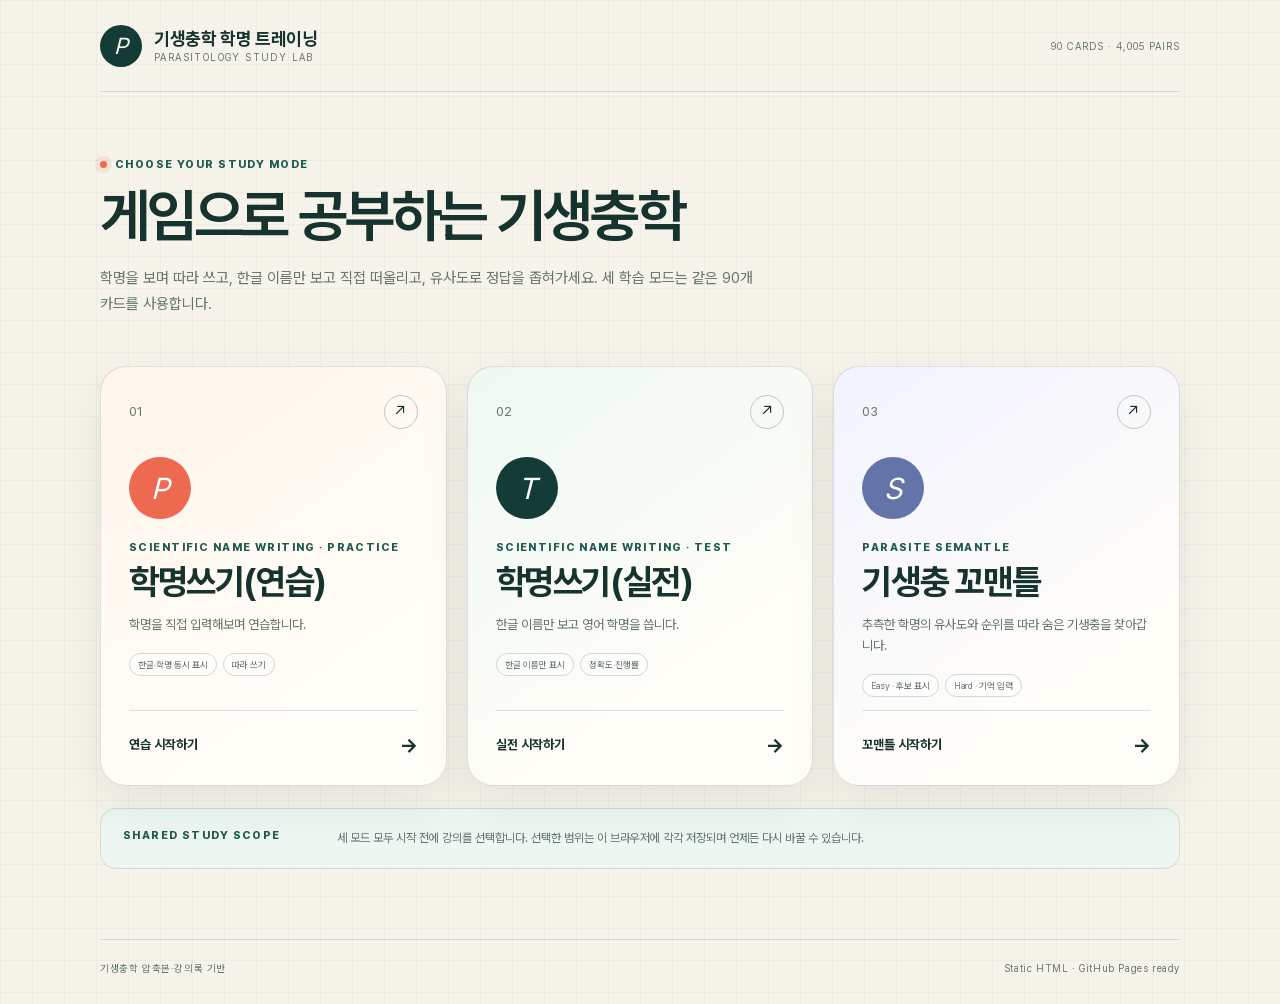
<file: index.html>
<!doctype html>
<html lang="ko">
<head>
  <meta charset="utf-8">
  <meta name="viewport" content="width=device-width, initial-scale=1">
  <meta name="theme-color" content="#123c35">
  <meta name="description" content="학명쓰기 연습·실전과 기생충 꼬맨틀을 한곳에서 시작하는 기생충학 학습 도구">
  <title>기생충학 학명 트레이닝</title>
  <link rel="stylesheet" href="styles.css?v=20260830-2">
</head>
<body>
  <div class="app-shell">
    <header class="site-header">
      <div class="brand">
        <span class="brand-mark" aria-hidden="true">P</span>
        <span><strong>기생충학 학명 트레이닝</strong><small>PARASITOLOGY STUDY LAB</small></span>
      </div>
      <span class="header-count">90 CARDS · 4,005 PAIRS</span>
    </header>

    <main>
      <section class="hero">
        <div class="eyebrow"><span></span> Choose your study mode</div>
        <h1>게임으로 공부하는 기생충학</h1>
        <p>학명을 보며 따라 쓰고, 한글 이름만 보고 직접 떠올리고, 유사도로 정답을 좁혀가세요. 세 학습 모드는 같은 90개 카드를 사용합니다.</p>
      </section>

      <section class="mode-grid" aria-label="학습 모드 선택">
        <a class="mode-card practice-card" href="./typing-practice/index.html">
          <div class="card-top"><span class="mode-number">01</span><span class="arrow" aria-hidden="true">↗</span></div>
          <div class="mode-icon" aria-hidden="true">P</div>
          <span class="section-kicker">SCIENTIFIC NAME WRITING · PRACTICE</span>
          <h2>학명쓰기(연습)</h2>
          <p>학명을 직접 입력해보며 연습합니다.</p>
          <div class="mode-tags"><span>한글·학명 동시 표시</span><span>따라 쓰기</span></div>
          <strong class="start-label">연습 시작하기 <i>→</i></strong>
        </a>

        <a class="mode-card typing-card" href="./typing/index.html">
          <div class="card-top"><span class="mode-number">02</span><span class="arrow" aria-hidden="true">↗</span></div>
          <div class="mode-icon" aria-hidden="true">T</div>
          <span class="section-kicker">SCIENTIFIC NAME WRITING · TEST</span>
          <h2>학명쓰기(실전)</h2>
          <p>한글 이름만 보고 영어 학명을 씁니다.</p>
          <div class="mode-tags"><span>한글 이름만 표시</span><span>정확도·진행률</span></div>
          <strong class="start-label">실전 시작하기 <i>→</i></strong>
        </a>

        <a class="mode-card semantle-card" href="./semantle/index.html">
          <div class="card-top"><span class="mode-number">03</span><span class="arrow" aria-hidden="true">↗</span></div>
          <div class="mode-icon" aria-hidden="true">S</div>
          <span class="section-kicker">PARASITE SEMANTLE</span>
          <h2>기생충 꼬맨틀</h2>
          <p>추측한 학명의 유사도와 순위를 따라 숨은 기생충을 찾아갑니다.</p>
          <div class="mode-tags"><span>Easy · 후보 표시</span><span>Hard · 기억 입력</span></div>
          <strong class="start-label">꼬맨틀 시작하기 <i>→</i></strong>
        </a>
      </section>

      <section class="study-note">
        <span class="section-kicker">SHARED STUDY SCOPE</span>
        <p>세 모드 모두 시작 전에 강의를 선택합니다. 선택한 범위는 이 브라우저에 각각 저장되며 언제든 다시 바꿀 수 있습니다.</p>
      </section>
    </main>

    <footer><span>기생충학 압축본·강의록 기반</span><span>Static HTML · GitHub Pages ready</span></footer>
  </div>
</body>
</html>
</file>
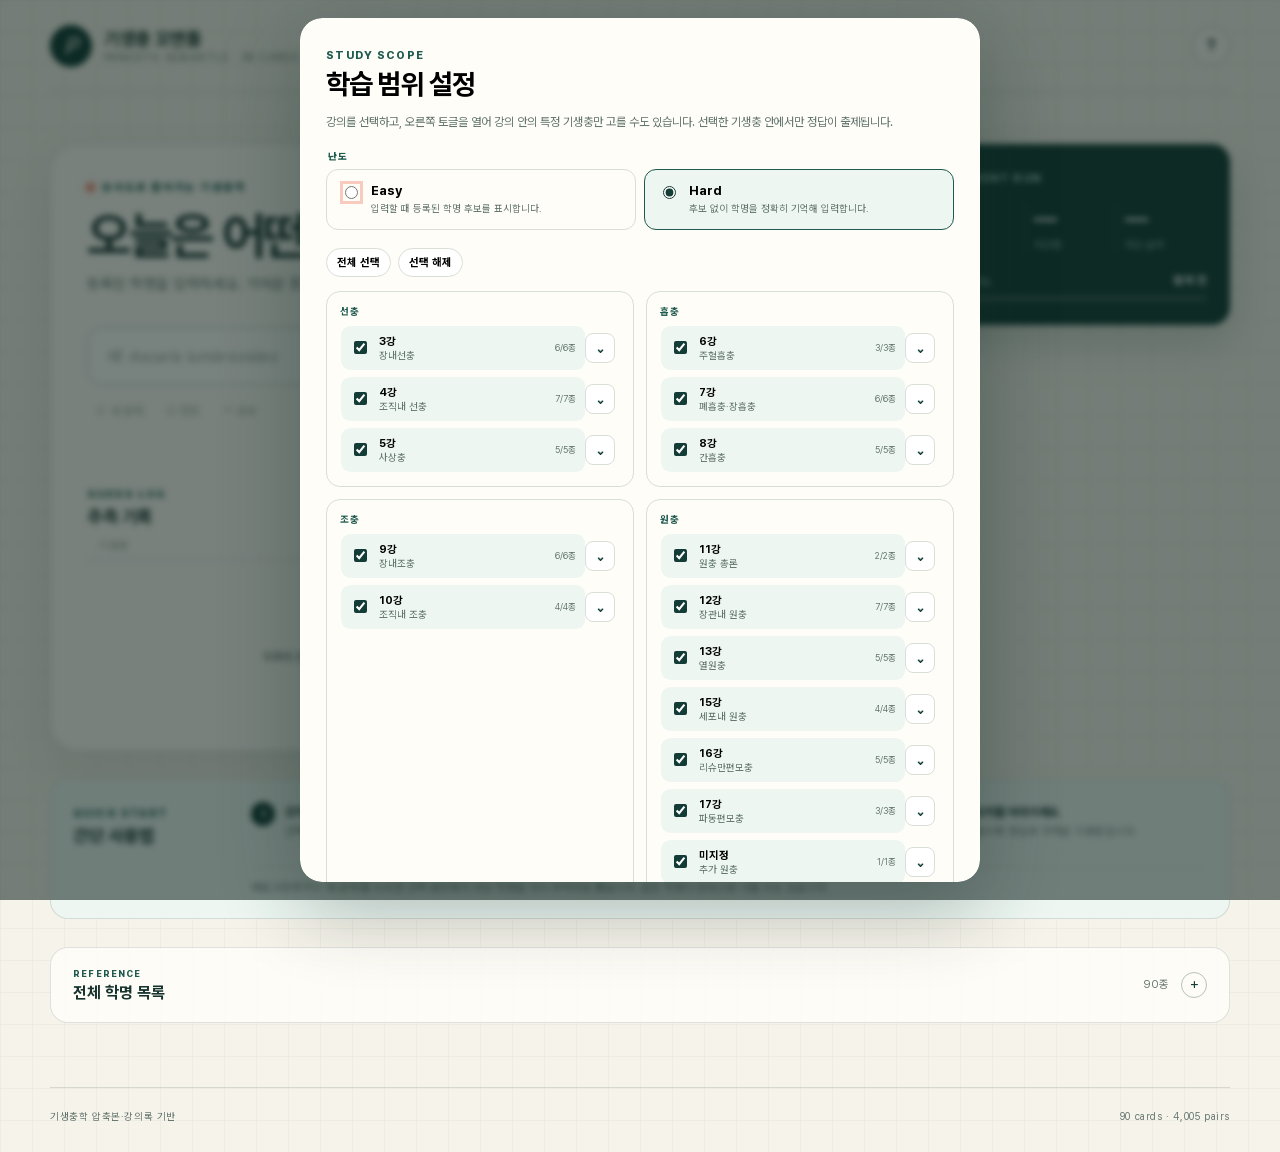
<file: semantle/index.html>
<!doctype html>
<html lang="ko">
<head>
  <meta charset="utf-8">
  <meta name="viewport" content="width=device-width, initial-scale=1">
  <meta name="theme-color" content="#123c35">
  <meta name="description" content="90종의 기생충과 의용곤충을 유사도로 추리하며 복습하는 기생충학 꼬맨틀">
  <title>기생충 꼬맨틀</title>
  <link rel="stylesheet" href="styles.css?v=20260901-1">
</head>
<body>
  <a class="skip-link" href="#guessInput">입력창으로 바로가기</a>

  <div class="app-shell">
    <header class="site-header">
      <a class="brand" href="../index.html" aria-label="학습 모드 선택으로 돌아가기">
        <span class="brand-mark" aria-hidden="true">P</span>
        <span>
          <strong>기생충 꼬맨틀</strong>
          <small>PARASITE SEMANTLE · 90 CARDS</small>
        </span>
      </a>
      <button class="icon-button" id="openHelp" type="button" aria-label="게임 설명 열기" title="게임 설명">?</button>
    </header>

    <main class="game-layout">
      <section class="play-panel" aria-labelledby="gameTitle">
        <div class="eyebrow"><span class="pulse-dot"></span> 유사도로 좁혀가는 기생충학</div>
        <div class="intro-row">
          <div>
            <h1 id="gameTitle">오늘은 어떤 종일까요?</h1>
            <p>등록된 학명을 입력하세요. 가까운 종일수록 점수가 높습니다.</p>
          </div>
          <button class="scope-button" id="openScope" type="button" aria-haspopup="dialog">
            <span>선택한 범위</span>
            <strong id="scopeSummary">선택 전</strong>
          </button>
        </div>

        <form class="guess-form" id="guessForm" autocomplete="off">
          <div class="combobox-wrap">
            <label class="sr-only" for="guessInput">기생충 이름</label>
            <input
              id="guessInput"
              type="text"
              role="combobox"
              aria-autocomplete="list"
              aria-controls="suggestions"
              aria-expanded="false"
              placeholder="예: Ascaris lumbricoides"
              inputmode="text"
              spellcheck="false"
            >
            <div id="suggestions" class="suggestions" role="listbox" hidden></div>
          </div>
          <button class="primary-button" type="submit">추측하기</button>
        </form>

        <div class="action-row" aria-label="게임 조작">
          <button class="text-button" id="newGame" type="button"><span aria-hidden="true">↻</span> 새 문제</button>
          <button class="text-button" id="hintButton" type="button"><span aria-hidden="true">◇</span> 힌트</button>
          <button class="text-button" id="shareButton" type="button"><span aria-hidden="true">↗</span> 공유</button>
          <button class="text-button danger" id="giveUpButton" type="button">포기</button>
        </div>

        <div class="notice" id="notice" role="status" aria-live="polite"></div>
        <div class="hint-strip" id="hintStrip" hidden></div>

        <section class="result-card" id="answerResult" hidden aria-live="polite"></section>

        <section class="attempts-section" aria-labelledby="attemptsTitle">
          <div class="section-heading">
            <div>
              <span class="section-kicker">GUESS LOG</span>
              <h2 id="attemptsTitle">추측 기록</h2>
            </div>
            <span class="sort-note">유사도 높은 순</span>
          </div>

          <div class="attempt-table-head" aria-hidden="true">
            <span>기생충</span><span>유사도</span><span>순위</span>
          </div>
          <div id="attemptList" class="attempt-list"></div>
          <div id="emptyState" class="empty-state">
            <div class="distance-scale" aria-hidden="true">
              <span></span><span></span><span></span><span></span><span></span>
            </div>
            <strong>첫 번째 이름을 입력해 보세요.</strong>
            <p>목록에 등록된 학명을 정확히 입력하세요. 같은 강의·생활사·병리·증상·치료가 겹칠수록 정답에 가까워집니다.</p>
          </div>
        </section>
      </section>

      <aside class="side-panel" aria-label="현재 게임 현황">
        <div class="status-card">
          <span class="section-kicker">CURRENT RUN</span>
          <div class="metric-grid">
            <div><strong id="guessCount">0</strong><span>추측</span></div>
            <div><strong id="bestScore">—</strong><span>최고점</span></div>
            <div><strong id="bestRank">—</strong><span>최고 순위</span></div>
          </div>
          <div class="proximity-block">
            <div class="proximity-copy"><span>정답 접근도</span><strong id="proximityLabel">탐색 전</strong></div>
            <div class="meter"><i id="proximityBar"></i></div>
          </div>
        </div>

      </aside>

      <section class="quick-guide" aria-labelledby="quickGuideTitle">
        <div class="quick-guide-head">
          <span class="section-kicker">QUICK START</span>
          <h2 id="quickGuideTitle">간단 사용법</h2>
        </div>
        <ol>
          <li><span>1</span><p><strong>강의를 선택하세요.</strong> 선택한 강의의 학명만 정답과 입력 범위에 포함됩니다.</p></li>
          <li><span>2</span><p><strong>영문 학명을 정확히 입력하세요.</strong> 후보는 표시되지 않으며 대소문자는 구분하지 않습니다.</p></li>
          <li><span>3</span><p><strong>유사도와 순위를 따라가세요.</strong> 점수가 높을수록 정답과 가까운 기생충입니다.</p></li>
        </ol>
        <p class="refresh-note">새로고침하거나 ‘새 문제’를 누르면 선택 범위에서 대상 학명을 다시 무작위로 뽑습니다. 같은 학명이 연속으로 나올 수도 있습니다.</p>
      </section>

      <section class="catalog-section" aria-labelledby="catalogTitle">
        <button class="catalog-toggle" id="catalogToggle" type="button" aria-expanded="false" aria-controls="catalogPanel">
          <span><small>REFERENCE</small><strong id="catalogTitle">전체 학명 목록</strong></span>
          <span class="catalog-toggle-meta">90종 <i aria-hidden="true">＋</i></span>
        </button>
        <div class="catalog-panel" id="catalogPanel" hidden>
          <div class="table-wrap">
            <table class="catalog-table">
              <thead><tr><th>번호</th><th>학명</th><th>강의</th></tr></thead>
              <tbody id="catalogBody"></tbody>
            </table>
          </div>
        </div>
      </section>
    </main>

    <footer>
      <span>기생충학 압축본·강의록 기반</span>
      <span>90 cards · 4,005 pairs</span>
    </footer>
  </div>

  <dialog id="scopeDialog" class="modal">
    <form method="dialog" class="modal-card" id="scopeForm">
      <div class="modal-head">
        <div><span class="section-kicker">STUDY SCOPE</span><h2>학습 범위 설정</h2></div>
        <button class="icon-button" id="scopeClose" value="cancel" aria-label="닫기">×</button>
      </div>
      <p class="modal-description">강의를 선택하고, 오른쪽 토글을 열어 강의 안의 특정 기생충만 고를 수도 있습니다. 선택한 기생충 안에서만 정답이 출제됩니다.</p>
      <fieldset class="difficulty-options">
        <legend>난도</legend>
        <label class="difficulty-card">
          <input type="radio" name="difficulty" value="easy">
          <span><strong>Easy</strong><small>입력할 때 등록된 학명 후보를 표시합니다.</small></span>
        </label>
        <label class="difficulty-card">
          <input type="radio" name="difficulty" value="hard" checked>
          <span><strong>Hard</strong><small>후보 없이 학명을 정확히 기억해 입력합니다.</small></span>
        </label>
      </fieldset>
      <div class="preset-row">
        <button type="button" class="preset-button" data-preset="all">전체 선택</button>
        <button type="button" class="preset-button" data-preset="none">선택 해제</button>
      </div>
      <div id="lectureOptions" class="lecture-options"></div>
      <div class="scope-count" id="scopeCount"></div>
      <div class="modal-actions">
        <button class="secondary-button" id="scopeCancel" value="cancel">취소</button>
        <button class="primary-button" id="applyScope" value="default">이 범위로 시작</button>
      </div>
    </form>
  </dialog>

  <dialog id="helpDialog" class="modal">
    <form method="dialog" class="modal-card help-card">
      <div class="modal-head">
        <div><span class="section-kicker">HOW TO PLAY</span><h2>게임 방법</h2></div>
        <button class="icon-button" value="cancel" aria-label="닫기">×</button>
      </div>
      <ol class="how-to-list">
        <li><span>01</span><div><strong>강의를 선택합니다.</strong><p>선택한 강의의 학명만 이번 게임에 포함됩니다.</p></div></li>
        <li><span>02</span><div><strong>학명을 입력합니다.</strong><p>Easy는 학명 후보를 보여주고, Hard는 후보 없이 영문 학명만 입력합니다.</p></div></li>
        <li><span>03</span><div><strong>유사도와 순위를 읽습니다.</strong><p>점수는 정답과의 상대적 가까움이며, 순위는 현재 범위 안에서 계산됩니다.</p></div></li>
      </ol>
      <div class="help-note">
        <strong>유사도는 어떻게 계산했나요?</strong>
        <p>강의 분류 30%, 카드의 소제목별 의미 40%, 감염·숙주·기생부위·병리·증상·치료 정보 20%, 학명 관계 10%를 합산한 뒤 전체 쌍에서 0–1로 정규화했습니다.</p>
      </div>
      <button class="primary-button full-button" value="cancel">게임으로 돌아가기</button>
    </form>
  </dialog>

  <div class="toast" id="toast" role="status" aria-live="polite"></div>

  <script src="data.js"></script>
  <script src="app.js?v=20260901-1"></script>
</body>
</html>
</file>
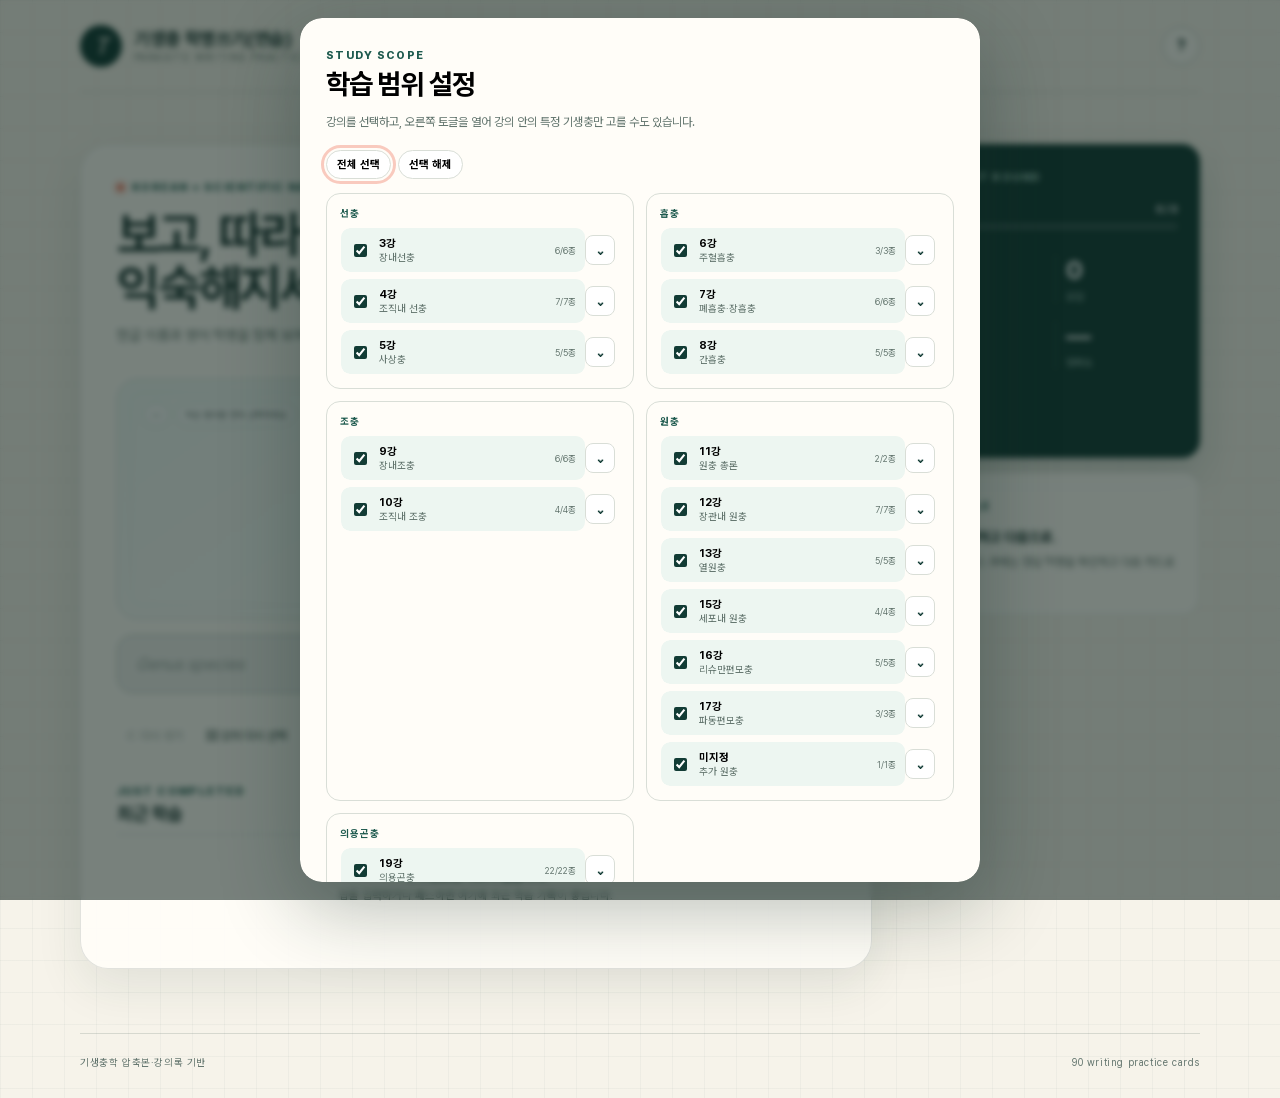
<file: typing-practice/index.html>
<!doctype html>
<html lang="ko">
<head>
  <meta charset="utf-8">
  <meta name="viewport" content="width=device-width, initial-scale=1">
  <meta name="theme-color" content="#123c35">
  <meta name="description" content="한글 이름과 영어 학명을 함께 보고 따라 쓰는 기생충학 학명쓰기 연습">
  <title>기생충 학명쓰기(연습)</title>
  <link rel="stylesheet" href="styles.css?v=20260903-1">
</head>
<body>
  <a class="skip-link" href="#answerInput">입력창으로 바로가기</a>

  <div class="app-shell">
    <header class="site-header">
      <a class="brand" href="../index.html" aria-label="학습 모드 선택으로 돌아가기">
        <span class="brand-mark" aria-hidden="true">T</span>
        <span>
          <strong>기생충 학명쓰기(연습)</strong>
          <small>PARASITE WRITING PRACTICE · 90 CARDS</small>
        </span>
      </a>
      <button class="icon-button" id="openHelp" type="button" aria-label="사용법 열기">?</button>
    </header>

    <main class="practice-layout">
      <section class="practice-panel" aria-labelledby="pageTitle">
        <div class="eyebrow"><span class="pulse-dot"></span> Korean + Scientific name → Writing</div>
        <div class="intro-row">
          <div>
            <h1 id="pageTitle">보고, 따라 쓰고,<br>익숙해지세요.</h1>
            <p>한글 이름과 영어 학명을 함께 보며 그대로 입력해 연습합니다.</p>
          </div>
          <button class="scope-button" id="openScope" type="button" aria-haspopup="dialog">
            <span>선택한 범위</span>
            <strong id="scopeSummary">선택 전</strong>
          </button>
        </div>

        <section class="question-card" id="questionCard" aria-live="polite">
          <div class="question-meta">
            <span id="macroBadge">—</span>
            <span id="lectureBadge">학습 범위를 먼저 선택하세요</span>
          </div>
          <span class="question-label">한글 이름과 학명을 함께 확인하세요.</span>
          <h2 id="koreanPrompt">학습 대기 중</h2>
          <p class="scientific-prompt" id="scientificPrompt">Scientific name</p>
          <p id="questionCounter">강의를 선택하면 시작합니다.</p>
        </section>

        <form class="answer-form" id="answerForm" autocomplete="off">
          <label class="sr-only" for="answerInput">영문 학명</label>
          <input id="answerInput" type="text" placeholder="Genus species" inputmode="text" spellcheck="false" disabled>
          <button class="primary-button" id="answerButton" type="submit" disabled>확인</button>
          <button class="secondary-button pass-button" id="passCard" type="button" disabled>패스</button>
        </form>
        <div class="feedback" id="feedback" role="status" aria-live="assertive"></div>

        <div class="action-row">
          <button class="text-button" id="restartDeck" type="button" disabled><span aria-hidden="true">↻</span> 다시 섞기</button>
          <button class="text-button" id="changeScope" type="button"><span aria-hidden="true">☷</span> 강의 다시 선택</button>
        </div>

        <section class="completion-card" id="completionCard" hidden aria-live="polite">
          <span class="completion-badge">ROUND COMPLETE</span>
          <h2>선택한 범위를 모두 마쳤습니다.</h2>
          <p id="completionSummary"></p>
          <button class="primary-button" id="repeatRound" type="button">다시 섞어서 연습</button>
        </section>

        <section class="recent-section" aria-labelledby="recentTitle">
          <div class="section-heading">
            <div><span class="section-kicker">JUST COMPLETED</span><h2 id="recentTitle">최근 학습</h2></div>
            <span id="recentCount">0개</span>
          </div>
          <div class="recent-list" id="recentList"></div>
          <div class="empty-state" id="emptyState">
            <strong>아직 완료한 카드가 없습니다.</strong>
            <p>답을 입력하거나 패스하면 여기에 최근 학습 기록이 쌓입니다.</p>
          </div>
        </section>
      </section>

      <aside class="side-panel" aria-label="학습 현황">
        <div class="status-card">
          <span class="section-kicker">CURRENT ROUND</span>
          <div class="progress-copy"><span>진행률</span><strong id="progressText">0 / 0</strong></div>
          <div class="progress-track"><i id="progressBar"></i></div>
          <div class="metric-grid">
            <div><strong id="correctCount">0</strong><span>정답</span></div>
            <div><strong id="wrongCount">0</strong><span>오답</span></div>
            <div><strong id="skippedCount">0</strong><span>패스</span></div>
            <div><strong id="accuracyValue">—</strong><span>정확도</span></div>
            <div><strong id="streakValue">0</strong><span>연속 정답</span></div>
          </div>
        </div>

        <div class="rule-card">
          <span class="section-kicker">ONE RULE</span>
          <p><strong>한 번 입력하고 다음으로.</strong> 오답이나 패스 후에는 정답 학명을 확인하고 다음 카드로 이동합니다.</p>
        </div>
      </aside>

    </main>

    <footer><span>기생충학 압축본·강의록 기반</span><span>90 writing practice cards</span></footer>
  </div>

  <dialog id="scopeDialog" class="modal">
    <form method="dialog" class="modal-card" id="scopeForm">
      <div class="modal-head">
        <div><span class="section-kicker">STUDY SCOPE</span><h2>학습 범위 설정</h2></div>
        <button class="icon-button" id="scopeClose" value="cancel" aria-label="닫기">×</button>
      </div>
      <p class="modal-description">강의를 선택하고, 오른쪽 토글을 열어 강의 안의 특정 기생충만 고를 수도 있습니다.</p>
      <div class="preset-row">
        <button type="button" class="preset-button" data-preset="all">전체 선택</button>
        <button type="button" class="preset-button" data-preset="none">선택 해제</button>
      </div>
      <div id="lectureOptions" class="lecture-options"></div>
      <div class="scope-count" id="scopeCount"></div>
      <div class="modal-actions">
        <button class="secondary-button" id="scopeCancel" value="cancel">취소</button>
        <button class="primary-button" id="applyScope" value="default">이 범위로 시작</button>
      </div>
    </form>
  </dialog>

  <dialog id="helpDialog" class="modal help-modal">
    <form method="dialog" class="modal-card">
      <div class="modal-head">
        <div><span class="section-kicker">HOW TO PRACTICE</span><h2>학명쓰기(연습) 방법</h2></div>
        <button class="icon-button" value="cancel" aria-label="닫기">×</button>
      </div>
      <ol class="help-list">
        <li><span>01</span><p>처음에 연습할 강의를 체크합니다.</p></li>
        <li><span>02</span><p>표시된 한글 이름과 영문 학명을 확인하고 그대로 입력합니다.</p></li>
        <li><span>03</span><p>오답이면 정답을 확인한 뒤 다음 카드로 이동합니다.</p></li>
        <li><span>04</span><p>모르겠다면 패스하고 정답을 확인할 수 있습니다.</p></li>
        <li><span>05</span><p>선택 범위를 한 바퀴 마치면 결과를 확인하고 다시 섞을 수 있습니다.</p></li>
      </ol>
      <button class="primary-button full-button" value="cancel">연습으로 돌아가기</button>
    </form>
  </dialog>

  <script src="data.js"></script>
  <script src="app.js?v=20260903-1"></script>
</body>
</html>
</file>
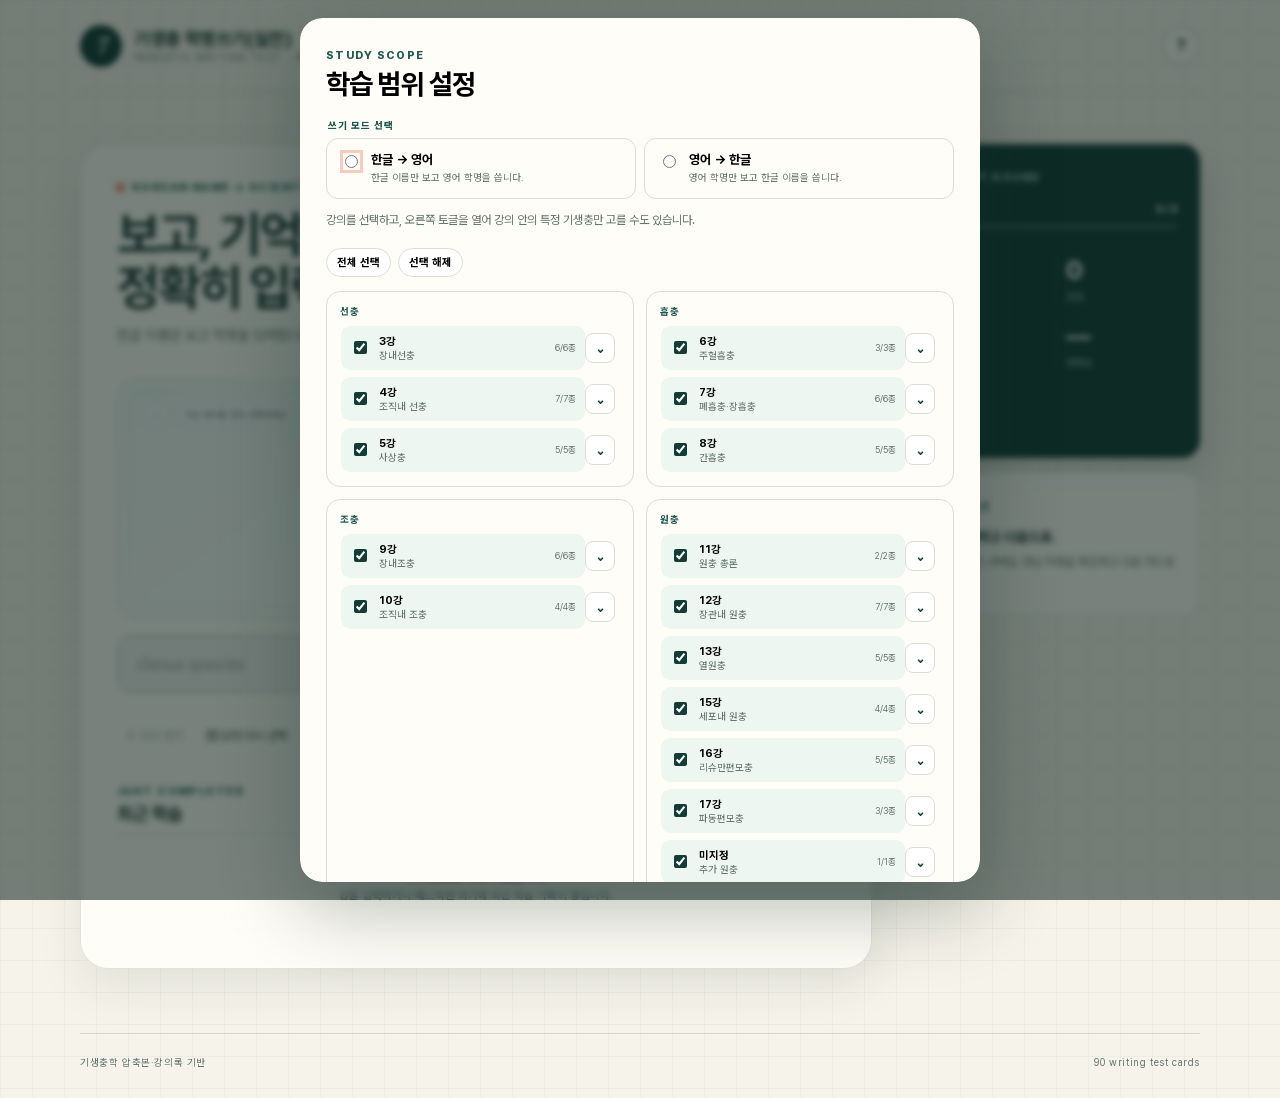
<file: typing/index.html>
<!doctype html>
<html lang="ko">
<head>
  <meta charset="utf-8">
  <meta name="viewport" content="width=device-width, initial-scale=1">
  <meta name="theme-color" content="#123c35">
  <meta name="description" content="한글과 영어를 서로 바꾸어 쓰는 기생충학 학명쓰기 실전">
  <title>기생충 학명쓰기(실전)</title>
  <link rel="stylesheet" href="styles.css?v=20260903-1">
</head>
<body>
  <a class="skip-link" href="#answerInput">입력창으로 바로가기</a>

  <div class="app-shell">
    <header class="site-header">
      <a class="brand" href="../index.html" aria-label="학습 모드 선택으로 돌아가기">
        <span class="brand-mark" aria-hidden="true">T</span>
        <span>
          <strong>기생충 학명쓰기(실전)</strong>
          <small>PARASITE WRITING TEST · 90 CARDS</small>
        </span>
      </a>
      <button class="icon-button" id="openHelp" type="button" aria-label="사용법 열기">?</button>
    </header>

    <main class="practice-layout">
      <section class="practice-panel" aria-labelledby="pageTitle">
        <div class="eyebrow"><span class="pulse-dot"></span> Korean name → Scientific name</div>
        <div class="intro-row">
          <div>
            <h1 id="pageTitle">보고, 기억하고,<br>정확히 입력하세요.</h1>
            <p>한글 이름만 보고 학명을 입력합니다. 오답이나 패스 후에는 정답을 확인합니다.</p>
          </div>
          <button class="scope-button" id="openScope" type="button" aria-haspopup="dialog">
            <span>선택한 범위</span>
            <strong id="scopeSummary">선택 전</strong>
          </button>
        </div>

        <section class="question-card" id="questionCard" aria-live="polite">
          <div class="question-meta">
            <span id="macroBadge">—</span>
            <span id="lectureBadge">학습 범위를 먼저 선택하세요</span>
          </div>
          <span class="question-label" id="questionLabel">이 기생충의 학명은?</span>
          <h2 id="koreanPrompt">학습 대기 중</h2>
          <p id="questionCounter">강의를 선택하면 시작합니다.</p>
        </section>

        <form class="answer-form" id="answerForm" autocomplete="off">
          <label class="sr-only" for="answerInput">영문 학명</label>
          <input id="answerInput" type="text" placeholder="Genus species" inputmode="text" spellcheck="false" disabled>
          <button class="primary-button" id="answerButton" type="submit" disabled>확인</button>
          <button class="secondary-button pass-button" id="passCard" type="button" disabled>패스</button>
        </form>
        <div class="feedback" id="feedback" role="status" aria-live="assertive"></div>

        <div class="action-row">
          <button class="text-button" id="restartDeck" type="button" disabled><span aria-hidden="true">↻</span> 다시 섞기</button>
          <button class="text-button" id="changeScope" type="button"><span aria-hidden="true">☷</span> 강의 다시 선택</button>
        </div>

        <section class="completion-card" id="completionCard" hidden aria-live="polite">
          <span class="completion-badge">ROUND COMPLETE</span>
          <h2>선택한 범위를 모두 마쳤습니다.</h2>
          <p id="completionSummary"></p>
          <button class="primary-button" id="repeatRound" type="button">다시 섞어서 연습</button>
        </section>

        <section class="recent-section" aria-labelledby="recentTitle">
          <div class="section-heading">
            <div><span class="section-kicker">JUST COMPLETED</span><h2 id="recentTitle">최근 학습</h2></div>
            <span id="recentCount">0개</span>
          </div>
          <div class="recent-list" id="recentList"></div>
          <div class="empty-state" id="emptyState">
            <strong>아직 완료한 카드가 없습니다.</strong>
            <p>답을 입력하거나 패스하면 여기에 최근 학습 기록이 쌓입니다.</p>
          </div>
        </section>
      </section>

      <aside class="side-panel" aria-label="학습 현황">
        <div class="status-card">
          <span class="section-kicker">CURRENT ROUND</span>
          <div class="progress-copy"><span>진행률</span><strong id="progressText">0 / 0</strong></div>
          <div class="progress-track"><i id="progressBar"></i></div>
          <div class="metric-grid">
            <div><strong id="correctCount">0</strong><span>정답</span></div>
            <div><strong id="wrongCount">0</strong><span>오답</span></div>
            <div><strong id="skippedCount">0</strong><span>패스</span></div>
            <div><strong id="accuracyValue">—</strong><span>정확도</span></div>
            <div><strong id="streakValue">0</strong><span>연속 정답</span></div>
          </div>
        </div>

        <div class="rule-card">
          <span class="section-kicker">ONE RULE</span>
          <p><strong>한 번 입력하고 다음으로.</strong> 오답이나 패스 후에는 정답 학명을 확인하고 다음 카드로 이동합니다.</p>
        </div>
      </aside>

    </main>

    <footer><span>기생충학 압축본·강의록 기반</span><span>90 writing test cards</span></footer>
  </div>

  <dialog id="scopeDialog" class="modal">
    <form method="dialog" class="modal-card" id="scopeForm">
      <div class="modal-head">
        <div><span class="section-kicker">STUDY SCOPE</span><h2>학습 범위 설정</h2></div>
        <button class="icon-button" id="scopeClose" value="cancel" aria-label="닫기">×</button>
      </div>
      <fieldset class="writing-mode-options">
        <legend>쓰기 모드 선택</legend>
        <label class="writing-mode-card">
          <input type="radio" name="writingMode" value="ko-to-en">
          <span><strong>한글 → 영어</strong><small>한글 이름만 보고 영어 학명을 씁니다.</small></span>
        </label>
        <label class="writing-mode-card">
          <input type="radio" name="writingMode" value="en-to-ko">
          <span><strong>영어 → 한글</strong><small>영어 학명만 보고 한글 이름을 씁니다.</small></span>
        </label>
      </fieldset>
      <p class="modal-description">강의를 선택하고, 오른쪽 토글을 열어 강의 안의 특정 기생충만 고를 수도 있습니다.</p>
      <div class="preset-row">
        <button type="button" class="preset-button" data-preset="all">전체 선택</button>
        <button type="button" class="preset-button" data-preset="none">선택 해제</button>
      </div>
      <div id="lectureOptions" class="lecture-options"></div>
      <div class="scope-count" id="scopeCount"></div>
      <div class="modal-actions">
        <button class="secondary-button" id="scopeCancel" value="cancel">취소</button>
        <button class="primary-button" id="applyScope" value="default">이 범위로 시작</button>
      </div>
    </form>
  </dialog>

  <dialog id="helpDialog" class="modal help-modal">
    <form method="dialog" class="modal-card">
      <div class="modal-head">
        <div><span class="section-kicker">HOW TO PRACTICE</span><h2>학명쓰기(실전) 방법</h2></div>
        <button class="icon-button" value="cancel" aria-label="닫기">×</button>
      </div>
      <ol class="help-list">
        <li><span>01</span><p>한글 → 영어 또는 영어 → 한글 모드를 고릅니다.</p></li>
        <li><span>02</span><p>강의 전체를 고르거나 토글을 열어 특정 기생충만 선택합니다.</p></li>
        <li><span>03</span><p>오답이면 정답을 확인한 뒤 다음 카드로 이동합니다.</p></li>
        <li><span>04</span><p>모르겠다면 패스하고 정답을 확인할 수 있습니다.</p></li>
        <li><span>05</span><p>선택 범위를 한 바퀴 마치면 결과를 확인하고 다시 섞을 수 있습니다.</p></li>
      </ol>
      <button class="primary-button full-button" value="cancel">연습으로 돌아가기</button>
    </form>
  </dialog>

  <script src="data.js"></script>
  <script src="app.js?v=20260903-1"></script>
</body>
</html>
</file>
<file: styles.css>
@font-face {
  font-family: "Pretendard";
  font-weight: 45 920;
  font-style: normal;
  font-display: swap;
  src: url("./assets/fonts/PretendardVariable.woff2") format("woff2-variations");
}

:root {
  color-scheme: light;
  --ink: #17332e;
  --muted: #64766f;
  --paper: #f6f3ea;
  --panel: #fffdf8;
  --forest: #123c35;
  --forest-2: #1e5a4e;
  --mint: #d8ebe2;
  --mint-2: #edf6f1;
  --line: #d9ded7;
  --coral: #ed6a50;
  --font-sans: "Pretendard", "Noto Sans KR", "Apple SD Gothic Neo", "Segoe UI", sans-serif;
  --font-serif: "Pretendard", "Noto Sans KR", "Apple SD Gothic Neo", "Segoe UI", sans-serif;
}
* { box-sizing: border-box; }
body {
  margin: 0;
  min-width: 320px;
  min-height: 100vh;
  background:
    linear-gradient(rgba(18,60,53,.035) 1px, transparent 1px),
    linear-gradient(90deg, rgba(18,60,53,.035) 1px, transparent 1px),
    var(--paper);
  background-size: 32px 32px;
  color: var(--ink);
  font-family: var(--font-sans);
  -webkit-font-smoothing: antialiased;
}
.app-shell { width: min(1080px, calc(100% - 40px)); margin: 0 auto; }
.site-header { height: 92px; display: flex; align-items: center; justify-content: space-between; border-bottom: 1px solid rgba(23,51,46,.14); }
.brand { display: inline-flex; align-items: center; gap: 12px; }
.brand-mark { display: grid; place-items: center; width: 42px; height: 42px; border-radius: 50%; background: var(--forest); color: var(--paper); font-family: var(--font-serif); font-size: 23px; font-style: italic; }
.brand strong { display: block; font-size: 18px; letter-spacing: -.02em; }
.brand small { display: block; margin-top: 2px; color: var(--muted); font-size: 10px; letter-spacing: .14em; }
.header-count { color: var(--muted); font-size: 10px; letter-spacing: .1em; }
main { padding: 66px 0 70px; }
.hero { max-width: 770px; }
.eyebrow, .section-kicker { color: var(--forest-2); font-size: 11px; font-weight: 800; letter-spacing: .13em; text-transform: uppercase; }
.eyebrow { display: flex; align-items: center; gap: 8px; margin-bottom: 16px; }
.eyebrow span { width: 7px; height: 7px; border-radius: 50%; background: var(--coral); box-shadow: 0 0 0 5px rgba(237,106,80,.13); }
.hero h1 { margin: 0; font-family: var(--font-serif); font-size: clamp(22px, 5.5vw, 58px); line-height: 1; letter-spacing: -.055em; font-weight: 650; white-space: nowrap; }
.hero h1 em { color: var(--forest-2); font-weight: inherit; }
.hero p { max-width: 660px; margin: 20px 0 0; color: var(--muted); font-size: 15px; line-height: 1.75; }
.mode-grid { display: grid; grid-template-columns: repeat(auto-fit, minmax(280px, 1fr)); gap: 20px; margin-top: 48px; }
.mode-card { position: relative; min-height: 420px; display: flex; flex-direction: column; overflow: hidden; padding: 28px; border: 1px solid rgba(23,51,46,.14); border-radius: 26px; color: inherit; text-decoration: none; box-shadow: 0 18px 48px rgba(21,54,47,.08); transition: transform .2s ease, border-color .2s ease, box-shadow .2s ease; }
.mode-card:hover { transform: translateY(-5px); border-color: var(--forest-2); box-shadow: 0 24px 56px rgba(21,54,47,.14); }
.practice-card { --mode-accent: var(--coral); background: linear-gradient(145deg, #fff5eb, #fffdf8 72%); }
.typing-card { --mode-accent: var(--forest); background: linear-gradient(145deg, #eef8f1, #fffdf8 72%); }
.semantle-card { --mode-accent: #6574a8; background: linear-gradient(145deg, #f1f3ff, #fffdf8 72%); }
.card-top { display: flex; align-items: center; justify-content: space-between; }
.mode-number { color: var(--muted); font-family: var(--font-serif); font-size: 13px; }
.arrow { display: grid; place-items: center; width: 34px; height: 34px; border: 1px solid #bdc9c2; border-radius: 50%; transition: .2s ease; }
.mode-card:hover .arrow { background: var(--forest); border-color: var(--forest); color: white; }
.mode-icon { display: grid; place-items: center; width: 62px; height: 62px; margin: 28px 0 22px; border-radius: 50%; background: var(--mode-accent, var(--forest)); color: white; font-family: var(--font-serif); font-size: 30px; font-style: italic; }
.mode-card h2 { margin: 7px 0 0; font-family: var(--font-serif); font-size: 35px; letter-spacing: -.04em; }
.mode-card > p { margin: 12px 0 0; color: var(--muted); font-size: 13px; line-height: 1.65; }
.mode-tags { display: flex; flex-wrap: wrap; gap: 6px; margin-top: 18px; }
.mode-tags span { padding: 5px 8px; border: 1px solid #ccd8d1; border-radius: 999px; background: rgba(255,255,255,.55); color: var(--muted); font-size: 9px; }
.start-label { display: flex; align-items: center; justify-content: space-between; margin-top: auto; padding-top: 22px; border-top: 1px solid rgba(23,51,46,.13); font-size: 13px; }
.start-label i { font-size: 20px; font-style: normal; }
.study-note { display: grid; grid-template-columns: 190px 1fr; gap: 24px; margin-top: 22px; padding: 20px 22px; border: 1px solid rgba(23,51,46,.13); border-radius: 16px; background: var(--mint-2); }
.study-note p { margin: 0; color: var(--muted); font-size: 12px; line-height: 1.65; }
footer { display: flex; justify-content: space-between; padding: 22px 0 30px; border-top: 1px solid rgba(23,51,46,.14); color: var(--muted); font-size: 10px; letter-spacing: .06em; }
@media (max-width: 700px) {
  .app-shell { width: min(100% - 22px, 1080px); }
  .site-header { height: 74px; }
  .header-count { display: none; }
  main { padding: 38px 0 46px; }
  .hero h1 { font-size: clamp(22px, 7.4vw, 50px); }
  .mode-grid { grid-template-columns: 1fr; margin-top: 34px; }
  .mode-card { min-height: 380px; padding: 23px; }
  .study-note { grid-template-columns: 1fr; gap: 8px; }
  footer { display: grid; gap: 6px; }
}
@media (prefers-reduced-motion: reduce) {
  * { transition-duration: .01ms !important; }
}
</file>
<file: semantle/styles.css>
@font-face {
  font-family: "Pretendard";
  font-weight: 45 920;
  font-style: normal;
  font-display: swap;
  src: url("../assets/fonts/PretendardVariable.woff2") format("woff2-variations");
}

:root {
  color-scheme: light;
  --ink: #17332e;
  --muted: #64766f;
  --paper: #f6f3ea;
  --panel: #fffdf8;
  --forest: #123c35;
  --forest-2: #1e5a4e;
  --mint: #d8ebe2;
  --mint-2: #edf6f1;
  --line: #d9ded7;
  --line-dark: #b7c2ba;
  --coral: #ed6a50;
  --amber: #e7a838;
  --sand: #eadfca;
  --red: #a94338;
  --shadow: 0 18px 48px rgba(21, 54, 47, 0.09);
  --radius-xl: 28px;
  --radius-lg: 18px;
  --radius-md: 12px;
  --font-sans: "Pretendard", "Noto Sans KR", "Apple SD Gothic Neo", "Segoe UI", sans-serif;
  --font-serif: "Pretendard", "Noto Sans KR", "Apple SD Gothic Neo", "Segoe UI", sans-serif;
}

* { box-sizing: border-box; }
[hidden] { display: none !important; }

html { scroll-behavior: smooth; }

body {
  margin: 0;
  min-width: 320px;
  min-height: 100vh;
  background:
    linear-gradient(rgba(18, 60, 53, 0.035) 1px, transparent 1px),
    linear-gradient(90deg, rgba(18, 60, 53, 0.035) 1px, transparent 1px),
    var(--paper);
  background-size: 32px 32px;
  color: var(--ink);
  font-family: var(--font-sans);
  -webkit-font-smoothing: antialiased;
}

button, input { font: inherit; }
button { color: inherit; }
button:focus-visible, input:focus-visible, summary:focus-visible {
  outline: 3px solid rgba(237, 106, 80, 0.35);
  outline-offset: 2px;
}

.skip-link {
  position: fixed;
  left: 16px;
  top: -60px;
  z-index: 100;
  padding: 10px 14px;
  border-radius: 8px;
  background: var(--forest);
  color: white;
  text-decoration: none;
  transition: top 0.15s ease;
}
.skip-link:focus { top: 16px; }

.app-shell {
  width: min(1180px, calc(100% - 40px));
  margin: 0 auto;
}

.site-header {
  height: 92px;
  display: flex;
  align-items: center;
  justify-content: space-between;
  border-bottom: 1px solid rgba(23, 51, 46, 0.14);
}

.brand {
  display: inline-flex;
  align-items: center;
  gap: 12px;
  color: inherit;
  text-decoration: none;
}
.brand-mark {
  display: grid;
  place-items: center;
  width: 42px;
  height: 42px;
  border: 1px solid var(--forest);
  border-radius: 50%;
  background: var(--forest);
  color: var(--paper);
  font-family: var(--font-serif);
  font-size: 23px;
  font-style: italic;
}
.brand strong { display: block; font-size: 18px; letter-spacing: -0.02em; }
.brand small { display: block; margin-top: 2px; color: var(--muted); font-size: 10px; letter-spacing: 0.14em; }

.icon-button {
  display: grid;
  place-items: center;
  width: 38px;
  height: 38px;
  padding: 0;
  border: 1px solid var(--line-dark);
  border-radius: 50%;
  background: rgba(255, 253, 248, 0.72);
  cursor: pointer;
  font-weight: 700;
  transition: 0.18s ease;
}
.icon-button:hover { border-color: var(--forest); background: white; transform: translateY(-1px); }

.game-layout {
  display: grid;
  grid-template-columns: minmax(0, 1fr) 310px;
  gap: 28px;
  padding: 52px 0 64px;
  align-items: start;
}

.play-panel {
  padding: 36px;
  border: 1px solid rgba(23, 51, 46, 0.13);
  border-radius: var(--radius-xl);
  background: rgba(255, 253, 248, 0.92);
  box-shadow: var(--shadow);
}

.eyebrow, .section-kicker {
  color: var(--forest-2);
  font-size: 11px;
  font-weight: 800;
  letter-spacing: 0.13em;
  text-transform: uppercase;
}
.eyebrow { display: flex; align-items: center; gap: 8px; margin-bottom: 14px; }
.pulse-dot { width: 7px; height: 7px; border-radius: 50%; background: var(--coral); box-shadow: 0 0 0 5px rgba(237, 106, 80, 0.13); }

.intro-row { display: flex; align-items: flex-end; justify-content: space-between; gap: 24px; }
.intro-row h1 {
  margin: 0;
  font-family: var(--font-serif);
  font-size: clamp(34px, 4vw, 52px);
  line-height: 1.08;
  letter-spacing: -0.045em;
  font-weight: 650;
}
.intro-row p { margin: 12px 0 0; color: var(--muted); font-size: 15px; }

.scope-button {
  min-width: 132px;
  padding: 10px 12px;
  border: 1px solid var(--line);
  border-radius: var(--radius-md);
  background: var(--mint-2);
  text-align: left;
  cursor: pointer;
  transition: 0.18s ease;
}
.scope-button:hover { border-color: var(--forest-2); transform: translateY(-1px); }
.scope-button span { display: block; color: var(--muted); font-size: 10px; letter-spacing: 0.08em; }
.scope-button strong { display: block; margin-top: 3px; font-size: 13px; }

.guess-form {
  display: grid;
  grid-template-columns: minmax(0, 1fr) auto;
  gap: 10px;
  margin-top: 34px;
}
.combobox-wrap { position: relative; }
#guessInput {
  width: 100%;
  height: 58px;
  padding: 0 18px;
  border: 1px solid var(--line-dark);
  border-radius: 15px;
  background: #fffefa;
  color: var(--ink);
  font-size: 16px;
  font-family: var(--font-serif);
  font-style: italic;
  letter-spacing: 0.01em;
  transition: 0.18s ease;
}
#guessInput::placeholder { color: #98a59f; }
#guessInput:focus { border-color: var(--forest-2); box-shadow: 0 0 0 4px rgba(30, 90, 78, 0.08); }

.suggestions {
  position: absolute;
  top: calc(100% + 8px);
  left: 0;
  right: 0;
  z-index: 20;
  max-height: 300px;
  overflow: auto;
  padding: 6px;
  border: 1px solid var(--line);
  border-radius: 14px;
  background: white;
  box-shadow: 0 18px 46px rgba(21, 54, 47, 0.16);
}
.suggestion {
  width: 100%;
  display: flex;
  align-items: center;
  justify-content: space-between;
  gap: 12px;
  padding: 10px 12px;
  border: 0;
  border-radius: 9px;
  background: transparent;
  cursor: pointer;
  text-align: left;
}
.suggestion:hover, .suggestion.active { background: var(--mint-2); }
.suggestion strong { overflow: hidden; font-family: var(--font-serif); font-size: 14px; font-style: italic; text-overflow: ellipsis; white-space: nowrap; }
.suggestion small { flex: 0 0 auto; padding: 4px 7px; border-radius: 999px; background: var(--paper); color: var(--muted); font-size: 9px; }

.primary-button, .secondary-button {
  min-height: 48px;
  padding: 0 20px;
  border-radius: 13px;
  border: 1px solid transparent;
  cursor: pointer;
  font-weight: 750;
  transition: 0.18s ease;
}
.primary-button { background: var(--forest); color: white; box-shadow: 0 8px 20px rgba(18, 60, 53, 0.16); }
.primary-button:hover { background: var(--forest-2); transform: translateY(-1px); }
.primary-button:disabled, .secondary-button:disabled { opacity: 0.45; cursor: not-allowed; transform: none; }
.secondary-button { border-color: var(--line-dark); background: white; }
.secondary-button:hover { border-color: var(--forest); }
.guess-form .primary-button { height: 58px; }
.full-button { width: 100%; }

.action-row { display: flex; align-items: center; gap: 4px; margin-top: 12px; }
.text-button {
  padding: 7px 9px;
  border: 0;
  border-radius: 8px;
  background: transparent;
  color: var(--muted);
  cursor: pointer;
  font-size: 12px;
  font-weight: 650;
}
.text-button:hover { background: var(--mint-2); color: var(--forest); }
.text-button.danger { margin-left: auto; color: var(--red); }
.text-button:disabled { opacity: 0.45; cursor: default; }

.notice { min-height: 22px; margin-top: 8px; color: var(--red); font-size: 12px; }
.hint-strip {
  margin: 4px 0 18px;
  padding: 11px 14px;
  border-left: 3px solid var(--amber);
  border-radius: 0 10px 10px 0;
  background: #fff7e7;
  color: #5f4a22;
  font-size: 13px;
}

.attempts-section { margin-top: 28px; }
.section-heading { display: flex; align-items: flex-end; justify-content: space-between; margin-bottom: 12px; }
.section-heading h2, .guide-card h2, .formula-card h2 { margin: 4px 0 0; font-size: 18px; letter-spacing: -0.025em; }
.sort-note { color: var(--muted); font-size: 11px; }
.attempt-table-head, .attempt-row {
  display: grid;
  grid-template-columns: minmax(0, 1fr) 135px 72px;
  gap: 16px;
  align-items: center;
}
.attempt-table-head { padding: 0 12px 8px; color: #8a9892; font-size: 10px; letter-spacing: 0.08em; }
.attempt-table-head span:nth-child(n+2) { text-align: right; }

.attempt-row {
  position: relative;
  padding: 13px 12px;
  border-top: 1px solid var(--line);
  animation: rowIn 0.24s ease both;
}
.attempt-row.latest { margin-top: 3px; border: 1px solid #d9cdb6; border-radius: 12px; background: #fff9ed; }
.attempt-row.winner { border-color: #99c6ae; background: #eef8f1; }
.attempt-name { min-width: 0; }
.attempt-name strong { display: block; overflow: hidden; text-overflow: ellipsis; white-space: nowrap; font-size: 14px; }
.attempt-name em { display: block; overflow: hidden; margin-top: 3px; color: var(--muted); font-family: var(--font-serif); font-size: 11px; text-overflow: ellipsis; white-space: nowrap; }
.match-label { display: inline-block; margin-left: 5px; color: var(--forest-2); font-family: var(--font-sans); font-size: 9px; font-style: normal; font-weight: 700; }
.score-cell { display: grid; grid-template-columns: minmax(40px, 1fr) 42px; gap: 9px; align-items: center; }
.score-track { height: 7px; overflow: hidden; border-radius: 999px; background: #e4e6e1; }
.score-track i { display: block; height: 100%; border-radius: inherit; transform-origin: left; animation: grow 0.45s ease both; }
.score-value, .rank-value { text-align: right; font-variant-numeric: tabular-nums; }
.score-value { font-size: 13px; font-weight: 800; }
.rank-value { color: var(--muted); font-size: 11px; }

.empty-state {
  display: grid;
  justify-items: center;
  padding: 42px 24px 26px;
  border-top: 1px solid var(--line);
  text-align: center;
}
.empty-state strong { margin-top: 16px; font-size: 14px; }
.empty-state p { max-width: 430px; margin: 6px 0 0; color: var(--muted); font-size: 12px; line-height: 1.65; }
.distance-scale { width: min(280px, 80%); display: flex; align-items: center; justify-content: space-between; border-top: 2px solid var(--line-dark); }
.distance-scale span { width: 8px; height: 8px; margin-top: -5px; border-radius: 50%; border: 2px solid var(--panel); background: var(--line-dark); }
.distance-scale span:nth-child(4) { background: var(--amber); }
.distance-scale span:nth-child(5) { width: 11px; height: 11px; background: var(--coral); }

.result-card {
  margin: 12px 0 4px;
  padding: 22px;
  border: 1px solid #b8d4c5;
  border-radius: var(--radius-lg);
  background: linear-gradient(135deg, #eef8f1, #fffdf8 68%);
}
.result-badge { display: inline-flex; padding: 5px 9px; border-radius: 999px; background: var(--forest); color: white; font-size: 10px; font-weight: 800; letter-spacing: 0.08em; }
.result-title { margin: 12px 0 0; font-family: var(--font-serif); font-size: 30px; letter-spacing: -0.035em; }
.result-scientific { margin: 4px 0 0; color: var(--forest-2); font-family: var(--font-serif); font-size: 16px; font-style: italic; }
.result-meta { display: flex; flex-wrap: wrap; gap: 7px; margin-top: 12px; }
.result-meta span { padding: 5px 8px; border: 1px solid #c8dcd1; border-radius: 999px; color: var(--muted); font-size: 10px; }
.study-details { display: grid; gap: 8px; margin-top: 18px; }
.study-details details { border-top: 1px solid #cddfd5; }
.study-details summary { display: flex; justify-content: space-between; padding: 11px 2px; cursor: pointer; font-size: 13px; font-weight: 750; list-style: none; }
.study-details summary::after { content: "+"; color: var(--muted); }
.study-details details[open] summary::after { content: "−"; }
.study-details ul { margin: 0 0 12px; padding-left: 19px; color: #415b54; font-size: 12px; line-height: 1.7; }
.study-details li + li { margin-top: 6px; }

.side-panel { display: grid; gap: 14px; position: sticky; top: 18px; }
.status-card, .guide-card, .formula-card {
  padding: 22px;
  border: 1px solid rgba(23, 51, 46, 0.13);
  border-radius: var(--radius-lg);
  background: rgba(255, 253, 248, 0.88);
}
.status-card { background: var(--forest); color: white; box-shadow: 0 16px 38px rgba(18, 60, 53, 0.18); }
.status-card .section-kicker { color: #a9d3c3; }
.metric-grid { display: grid; grid-template-columns: repeat(3, 1fr); gap: 9px; margin-top: 18px; }
.metric-grid div { min-width: 0; padding-right: 8px; border-right: 1px solid rgba(255,255,255,0.15); }
.metric-grid div:last-child { border-right: 0; }
.metric-grid strong { display: block; overflow: hidden; font-family: var(--font-serif); font-size: 24px; text-overflow: ellipsis; }
.metric-grid span { color: #adcbc1; font-size: 10px; }
.proximity-block { margin-top: 22px; }
.proximity-copy { display: flex; align-items: center; justify-content: space-between; color: #c7dcd4; font-size: 10px; }
.proximity-copy strong { color: white; font-size: 11px; }
.meter { height: 7px; margin-top: 8px; overflow: hidden; border-radius: 999px; background: rgba(255,255,255,0.13); }
.meter i { display: block; width: 0; height: 100%; border-radius: inherit; background: linear-gradient(90deg, #6cae95, #f0c15a, #ed6a50); transition: width 0.45s ease; }

.legend-list { display: grid; gap: 12px; margin: 18px 0 0; padding: 0; list-style: none; }
.legend-list li { display: flex; align-items: center; gap: 10px; color: var(--muted); font-size: 11px; }
.legend-list strong { color: var(--ink); font-variant-numeric: tabular-nums; }
.legend-dot { width: 9px; height: 9px; flex: 0 0 auto; border-radius: 50%; }
.legend-dot.hot { background: var(--coral); }.legend-dot.warm { background: var(--amber); }.legend-dot.mild { background: #9eb986; }.legend-dot.cool { background: #9aa9a3; }
.formula-row { display: flex; justify-content: space-between; padding: 10px 0; border-bottom: 1px solid var(--line); color: var(--muted); font-size: 11px; }
.formula-row:first-of-type { margin-top: 11px; }
.formula-row:last-child { border-bottom: 0; }
.formula-row strong { color: var(--ink); }

.quick-guide {
  grid-column: 1 / -1;
  display: grid;
  grid-template-columns: 150px minmax(0, 1fr);
  gap: 20px 28px;
  padding: 22px;
  border: 1px solid rgba(23, 51, 46, 0.13);
  border-radius: var(--radius-lg);
  background: var(--mint-2);
}
.quick-guide-head h2 { margin: 4px 0 0; font-size: 18px; letter-spacing: -0.025em; }
.quick-guide ol { display: grid; grid-template-columns: repeat(3, 1fr); gap: 14px; margin: 0; padding: 0; list-style: none; }
.quick-guide li { display: grid; grid-template-columns: 25px 1fr; gap: 9px; align-items: start; }
.quick-guide li > span { display: grid; place-items: center; width: 24px; height: 24px; border-radius: 50%; background: var(--forest); color: white; font-size: 10px; font-weight: 800; }
.quick-guide p { margin: 1px 0 0; color: var(--muted); font-size: 11px; line-height: 1.55; }
.quick-guide p strong { display: block; margin-bottom: 2px; color: var(--ink); font-size: 12px; }
.refresh-note { grid-column: 2; padding-top: 11px; border-top: 1px solid #ccddd4; }

.catalog-section {
  grid-column: 1 / -1;
  overflow: hidden;
  border: 1px solid rgba(23, 51, 46, 0.13);
  border-radius: var(--radius-lg);
  background: rgba(255, 253, 248, 0.88);
}
.catalog-toggle {
  width: 100%;
  display: flex;
  align-items: center;
  justify-content: space-between;
  padding: 20px 22px;
  border: 0;
  background: transparent;
  cursor: pointer;
  text-align: left;
}
.catalog-toggle:hover { background: var(--mint-2); }
.catalog-toggle small { display: block; color: var(--forest-2); font-size: 9px; font-weight: 800; letter-spacing: 0.13em; }
.catalog-toggle strong { display: block; margin-top: 4px; font-size: 16px; }
.catalog-toggle-meta { display: flex; align-items: center; gap: 12px; color: var(--muted); font-size: 11px; }
.catalog-toggle-meta i { display: grid; place-items: center; width: 26px; height: 26px; border: 1px solid var(--line-dark); border-radius: 50%; color: var(--forest); font-size: 15px; font-style: normal; }
.catalog-panel { padding: 0 22px 22px; border-top: 1px solid var(--line); }
.table-wrap { max-height: 520px; overflow: auto; border: 1px solid var(--line); border-radius: 12px; background: white; }
.catalog-table { width: 100%; border-collapse: collapse; font-size: 12px; }
.catalog-table th { position: sticky; top: 0; z-index: 1; padding: 10px 12px; background: var(--forest); color: white; text-align: left; font-size: 10px; letter-spacing: 0.06em; }
.catalog-table td { padding: 10px 12px; border-bottom: 1px solid var(--line); color: var(--muted); }
.catalog-table tr:last-child td { border-bottom: 0; }
.catalog-table th:first-child, .catalog-table td:first-child { width: 62px; text-align: center; font-variant-numeric: tabular-nums; }
.catalog-table th:last-child, .catalog-table td:last-child { width: 130px; }
.catalog-table td i { color: var(--ink); font-family: var(--font-serif); font-size: 13px; }

footer { display: flex; justify-content: space-between; padding: 22px 0 30px; border-top: 1px solid rgba(23, 51, 46, 0.14); color: var(--muted); font-size: 10px; letter-spacing: 0.06em; }

.modal {
  width: min(680px, calc(100% - 28px));
  max-height: calc(100vh - 36px);
  padding: 0;
  border: 0;
  border-radius: 22px;
  background: transparent;
  box-shadow: 0 24px 80px rgba(18, 42, 37, 0.32);
}
.modal::backdrop { background: rgba(10, 29, 25, 0.55); backdrop-filter: blur(3px); }
.modal-card { max-height: calc(100vh - 36px); overflow: auto; padding: 26px; border-radius: 22px; background: var(--panel); }
.modal-head { display: flex; align-items: flex-start; justify-content: space-between; gap: 20px; }
.modal-head h2 { margin: 4px 0 0; font-family: var(--font-serif); font-size: 28px; letter-spacing: -0.03em; }
.modal-description { color: var(--muted); font-size: 12px; line-height: 1.6; }
.difficulty-options { display: grid; grid-template-columns: repeat(2, 1fr); gap: 8px; margin: 18px 0 6px; padding: 0; border: 0; }
.difficulty-options legend { grid-column: 1 / -1; margin-bottom: 7px; color: var(--forest-2); font-size: 10px; font-weight: 800; letter-spacing: .1em; }
.difficulty-card { display: grid; grid-template-columns: auto 1fr; gap: 10px; align-items: start; padding: 13px; border: 1px solid var(--line); border-radius: 12px; cursor: pointer; }
.difficulty-card:has(input:checked) { border-color: var(--forest-2); background: var(--mint-2); }
.difficulty-card input { margin-top: 3px; accent-color: var(--forest); }
.difficulty-card strong { display: block; font-size: 13px; }
.difficulty-card small { display: block; margin-top: 3px; color: var(--muted); font-size: 10px; line-height: 1.45; }
.preset-row { display: flex; gap: 7px; margin: 18px 0 14px; }
.preset-button { padding: 7px 10px; border: 1px solid var(--line); border-radius: 999px; background: white; cursor: pointer; font-size: 11px; font-weight: 700; }
.preset-button:hover { border-color: var(--forest-2); background: var(--mint-2); }
.lecture-options { display: grid; grid-template-columns: repeat(2, minmax(0, 1fr)); gap: 12px; }
.lecture-group { padding: 13px; border: 1px solid var(--line); border-radius: 14px; }
.lecture-group h3 { margin: 0 0 8px; color: var(--forest-2); font-size: 10px; letter-spacing: 0.1em; }
.lecture-checks { display: grid; gap: 5px; }
.lecture-check { display: grid; grid-template-columns: auto minmax(0, 1fr) auto; align-items: center; gap: 9px; padding: 9px; border-radius: 9px; cursor: pointer; }
.lecture-check:hover, .lecture-check:has(input:checked) { background: var(--mint-2); }
.lecture-check input { accent-color: var(--forest); }
.lecture-check span { min-width: 0; }
.lecture-check strong { display: block; font-size: 11px; }
.lecture-check small { display: block; overflow: hidden; margin-top: 1px; color: var(--muted); font-size: 10px; text-overflow: ellipsis; white-space: nowrap; }
.lecture-check em { color: var(--muted); font-size: 9px; font-style: normal; }
.lecture-block { overflow: hidden; border: 1px solid transparent; border-radius: 10px; }
.lecture-block:has(.lecture-toggle[aria-expanded="true"]) { border-color: var(--line); }
.lecture-row { display: grid; grid-template-columns: minmax(0, 1fr) 34px; align-items: center; }
.lecture-toggle { width: 30px; height: 30px; padding: 0; border: 1px solid var(--line); border-radius: 8px; background: white; color: var(--forest); cursor: pointer; font-size: 15px; font-weight: 800; }
.lecture-toggle:hover { background: var(--mint-2); }
.parasite-options { display: grid; gap: 3px; padding: 7px; border-top: 1px solid var(--line); background: rgba(255,255,255,.55); }
.parasite-check { display: grid; grid-template-columns: auto minmax(0, 1fr); gap: 8px; align-items: start; padding: 7px; border-radius: 7px; cursor: pointer; }
.parasite-check:hover, .parasite-check:has(input:checked) { background: var(--mint-2); }
.parasite-check input { margin-top: 3px; accent-color: var(--forest); }
.parasite-check strong, .parasite-check em { display: block; overflow-wrap: anywhere; }
.parasite-check strong { font-size: 10px; }
.parasite-check em { margin-top: 2px; color: var(--muted); font-family: var(--font-serif); font-size: 10px; }
.scope-count { margin-top: 12px; color: var(--muted); font-size: 11px; text-align: right; }
.modal-actions { display: flex; justify-content: flex-end; gap: 8px; margin-top: 22px; }

.how-to-list { display: grid; gap: 16px; margin: 24px 0; padding: 0; list-style: none; }
.how-to-list li { display: grid; grid-template-columns: 34px 1fr; gap: 12px; }
.how-to-list > li > span { display: grid; place-items: center; width: 32px; height: 32px; border-radius: 50%; background: var(--mint); color: var(--forest); font-size: 10px; font-weight: 800; }
.how-to-list strong { font-size: 13px; }
.how-to-list p { margin: 4px 0 0; color: var(--muted); font-size: 11px; line-height: 1.55; }
.help-note { margin: 20px 0; padding: 15px; border-radius: 12px; background: var(--paper); }
.help-note strong { font-size: 12px; }
.help-note p { margin: 6px 0 0; color: var(--muted); font-size: 11px; line-height: 1.65; }

.toast { position: fixed; left: 50%; bottom: 24px; z-index: 80; transform: translate(-50%, 20px); padding: 10px 14px; border-radius: 999px; background: var(--forest); color: white; box-shadow: 0 8px 28px rgba(18,60,53,.25); font-size: 12px; opacity: 0; pointer-events: none; transition: .2s ease; }
.toast.show { transform: translate(-50%, 0); opacity: 1; }
.sr-only { position: absolute; width: 1px; height: 1px; padding: 0; margin: -1px; overflow: hidden; clip: rect(0,0,0,0); white-space: nowrap; border: 0; }

@keyframes grow { from { transform: scaleX(0); } to { transform: scaleX(1); } }
@keyframes rowIn { from { opacity: 0; transform: translateY(-5px); } to { opacity: 1; transform: translateY(0); } }

@media (max-width: 920px) {
  .game-layout { grid-template-columns: 1fr; }
  .side-panel { position: static; grid-template-columns: 1fr 1fr; }
  .status-card { grid-column: 1 / -1; }
}

@media (max-width: 640px) {
  .app-shell { width: min(100% - 22px, 1180px); }
  .site-header { height: 74px; }
  .game-layout { padding: 22px 0 38px; gap: 16px; }
  .play-panel { padding: 22px 16px; border-radius: 20px; }
  .intro-row { display: block; }
  .intro-row h1 { font-size: 38px; }
  .scope-button { width: 100%; margin-top: 18px; display: flex; justify-content: space-between; align-items: center; }
  .scope-button strong { margin-top: 0; }
  .guess-form { grid-template-columns: 1fr; margin-top: 22px; }
  .guess-form .primary-button { height: 50px; }
  #guessInput { height: 54px; font-size: 15px; }
  .attempt-table-head, .attempt-row { grid-template-columns: minmax(0, 1fr) 102px 47px; gap: 8px; }
  .attempt-row { padding: 12px 6px; }
  .score-cell { grid-template-columns: 1fr 37px; gap: 6px; }
  .side-panel { grid-template-columns: 1fr; }
  .status-card { grid-column: auto; }
  .guide-card, .formula-card { padding: 18px; }
  .lecture-options { grid-template-columns: 1fr; }
  .difficulty-options { grid-template-columns: 1fr; }
  .quick-guide { grid-template-columns: 1fr; gap: 14px; padding: 18px; }
  .quick-guide ol { grid-template-columns: 1fr; }
  .refresh-note { grid-column: 1; }
  .catalog-panel { padding: 0 10px 10px; }
  .catalog-table th:last-child, .catalog-table td:last-child { width: 90px; }
  .modal-card { padding: 21px 17px; }
  .modal-actions { display: grid; grid-template-columns: 1fr 1.5fr; }
  footer { display: grid; gap: 6px; }
}

@media (prefers-reduced-motion: reduce) {
  *, *::before, *::after { scroll-behavior: auto !important; animation-duration: 0.01ms !important; transition-duration: 0.01ms !important; }
}
</file>
<file: typing-practice/styles.css>
@font-face {
  font-family: "Pretendard";
  font-weight: 45 920;
  font-style: normal;
  font-display: swap;
  src: url("../assets/fonts/PretendardVariable.woff2") format("woff2-variations");
}

:root {
  color-scheme: light;
  --ink: #17332e;
  --muted: #64766f;
  --paper: #f6f3ea;
  --panel: #fffdf8;
  --forest: #123c35;
  --forest-2: #1e5a4e;
  --mint: #d8ebe2;
  --mint-2: #edf6f1;
  --line: #d9ded7;
  --line-dark: #b7c2ba;
  --coral: #ed6a50;
  --red: #a94338;
  --shadow: 0 18px 48px rgba(21, 54, 47, 0.09);
  --radius-xl: 28px;
  --radius-lg: 18px;
  --radius-md: 12px;
  --font-sans: "Pretendard", "Noto Sans KR", "Apple SD Gothic Neo", "Segoe UI", sans-serif;
  --font-serif: "Pretendard", "Noto Sans KR", "Apple SD Gothic Neo", "Segoe UI", sans-serif;
}

* { box-sizing: border-box; }
[hidden] { display: none !important; }
html { scroll-behavior: smooth; }
body {
  margin: 0;
  min-width: 320px;
  min-height: 100vh;
  background:
    linear-gradient(rgba(18, 60, 53, 0.035) 1px, transparent 1px),
    linear-gradient(90deg, rgba(18, 60, 53, 0.035) 1px, transparent 1px),
    var(--paper);
  background-size: 32px 32px;
  color: var(--ink);
  font-family: var(--font-sans);
  -webkit-font-smoothing: antialiased;
}
button, input { font: inherit; }
button { color: inherit; }
button:focus-visible, input:focus-visible { outline: 3px solid rgba(237, 106, 80, 0.35); outline-offset: 2px; }
.skip-link { position: fixed; left: 16px; top: -60px; z-index: 100; padding: 10px 14px; border-radius: 8px; background: var(--forest); color: white; text-decoration: none; }
.skip-link:focus { top: 16px; }
.sr-only { position: absolute; width: 1px; height: 1px; padding: 0; margin: -1px; overflow: hidden; clip: rect(0,0,0,0); white-space: nowrap; border: 0; }

.app-shell { width: min(1120px, calc(100% - 40px)); margin: 0 auto; }
.site-header { height: 92px; display: flex; align-items: center; justify-content: space-between; border-bottom: 1px solid rgba(23, 51, 46, 0.14); }
.brand { display: inline-flex; align-items: center; gap: 12px; color: inherit; text-decoration: none; }
.brand-mark { display: grid; place-items: center; width: 42px; height: 42px; border-radius: 50%; background: var(--forest); color: var(--paper); font-family: var(--font-serif); font-size: 23px; font-style: italic; }
.brand strong { display: block; font-size: 18px; letter-spacing: -0.02em; }
.brand small { display: block; margin-top: 2px; color: var(--muted); font-size: 10px; letter-spacing: 0.14em; }
.icon-button { display: grid; place-items: center; width: 38px; height: 38px; padding: 0; border: 1px solid var(--line-dark); border-radius: 50%; background: rgba(255,253,248,.74); cursor: pointer; font-weight: 700; transition: .18s ease; }
.icon-button:hover { border-color: var(--forest); background: white; transform: translateY(-1px); }

.practice-layout { display: grid; grid-template-columns: minmax(0, 1fr) 300px; gap: 28px; padding: 52px 0 64px; align-items: start; }
.practice-panel { padding: 36px; border: 1px solid rgba(23,51,46,.13); border-radius: var(--radius-xl); background: rgba(255,253,248,.94); box-shadow: var(--shadow); }
.eyebrow, .section-kicker { color: var(--forest-2); font-size: 11px; font-weight: 800; letter-spacing: .13em; text-transform: uppercase; }
.eyebrow { display: flex; align-items: center; gap: 8px; margin-bottom: 14px; }
.pulse-dot { width: 7px; height: 7px; border-radius: 50%; background: var(--coral); box-shadow: 0 0 0 5px rgba(237,106,80,.13); }
.intro-row { display: flex; align-items: flex-end; justify-content: space-between; gap: 24px; }
.intro-row h1 { margin: 0; font-family: var(--font-serif); font-size: clamp(34px, 4vw, 50px); line-height: 1.05; letter-spacing: -.045em; font-weight: 650; }
.intro-row p { max-width: 520px; margin: 12px 0 0; color: var(--muted); font-size: 14px; line-height: 1.55; }
.scope-button { min-width: 138px; padding: 10px 12px; border: 1px solid var(--line); border-radius: var(--radius-md); background: var(--mint-2); text-align: left; cursor: pointer; transition: .18s ease; }
.scope-button:hover { border-color: var(--forest-2); transform: translateY(-1px); }
.scope-button span { display: block; color: var(--muted); font-size: 10px; letter-spacing: .08em; }
.scope-button strong { display: block; margin-top: 3px; font-size: 13px; }

.question-card { position: relative; overflow: hidden; min-height: 240px; display: grid; place-items: center; align-content: center; margin-top: 32px; padding: 34px; border: 1px solid #cbd7d0; border-radius: 20px; background: linear-gradient(145deg, #eff7f2, #fffdf8 72%); text-align: center; transition: .22s ease; }
.question-card::after { content: ""; position: absolute; inset: 12px; border: 1px dashed rgba(30,90,78,.16); border-radius: 14px; pointer-events: none; }
.question-card.correct { border-color: #72a88e; background: linear-gradient(145deg, #dff2e7, #fffdf8 72%); transform: scale(.995); }
.question-card.wrong { border-color: #d58b7f; background: linear-gradient(145deg, #fff0ec, #fffdf8 72%); animation: shake .26s ease; }
.question-card.skipped { border-color: #d9b66d; background: linear-gradient(145deg, #fff7e7, #fffdf8 72%); }
.question-meta { position: absolute; top: 23px; left: 25px; display: flex; gap: 6px; }
.question-meta span { padding: 5px 8px; border: 1px solid #c6d8ce; border-radius: 999px; color: var(--muted); background: rgba(255,255,255,.6); font-size: 9px; }
.question-label { color: var(--muted); font-size: 11px; letter-spacing: .08em; }
.question-card h2 { margin: 12px 0 0; font-family: var(--font-serif); font-size: clamp(38px, 6vw, 62px); letter-spacing: -.055em; font-weight: 650; }
.question-card .scientific-prompt { margin: 10px 0 0; color: var(--forest-2); font-family: var(--font-serif); font-size: clamp(17px, 2.4vw, 24px); font-style: italic; font-weight: 650; letter-spacing: -.02em; }
.question-card > p { margin: 12px 0 0; color: var(--muted); font-size: 11px; }

.answer-form { display: grid; grid-template-columns: minmax(0, 1fr) auto auto; gap: 10px; margin-top: 16px; }
#answerInput { width: 100%; height: 58px; padding: 0 18px; border: 1px solid var(--line-dark); border-radius: 15px; background: #fffefa; color: var(--ink); font-family: var(--font-serif); font-size: 17px; font-style: italic; transition: .18s ease; }
#answerInput::placeholder { color: #98a59f; }
#answerInput:focus { border-color: var(--forest-2); box-shadow: 0 0 0 4px rgba(30,90,78,.08); }
#answerInput:disabled { background: #f0f0ec; cursor: not-allowed; }
.primary-button, .secondary-button { min-height: 48px; padding: 0 20px; border: 1px solid transparent; border-radius: 13px; cursor: pointer; font-weight: 750; transition: .18s ease; }
.primary-button { background: var(--forest); color: white; box-shadow: 0 8px 20px rgba(18,60,53,.16); }
.primary-button:hover { background: var(--forest-2); transform: translateY(-1px); }
.secondary-button { border-color: var(--line-dark); background: white; }
.secondary-button:hover { border-color: var(--forest); }
.primary-button:disabled, .secondary-button:disabled { opacity: .45; cursor: not-allowed; transform: none; }
.answer-form .primary-button, .answer-form .secondary-button { height: 58px; }
.pass-button { min-width: 76px; }
.full-button { width: 100%; }
.feedback { min-height: 25px; padding: 7px 2px 0; font-size: 12px; font-weight: 700; }
.feedback.success { color: var(--forest-2); }
.feedback.error { color: var(--red); }
.feedback.skip { color: #8a651f; }
.action-row { display: flex; gap: 5px; margin-top: 3px; }
.text-button { padding: 7px 9px; border: 0; border-radius: 8px; background: transparent; color: var(--muted); cursor: pointer; font-size: 12px; font-weight: 650; }
.text-button:hover { background: var(--mint-2); color: var(--forest); }
.text-button:disabled { opacity: .45; cursor: default; }

.completion-card { margin-top: 18px; padding: 24px; border: 1px solid #a7cbb8; border-radius: 18px; background: linear-gradient(135deg, #e6f5eb, #fffdf8); text-align: center; }
.completion-badge { display: inline-flex; padding: 5px 9px; border-radius: 999px; background: var(--forest); color: white; font-size: 9px; font-weight: 800; letter-spacing: .1em; }
.completion-card h2 { margin: 12px 0 0; font-family: var(--font-serif); font-size: 26px; letter-spacing: -.03em; }
.completion-card p { margin: 7px 0 18px; color: var(--muted); font-size: 12px; }

.recent-section { margin-top: 28px; }
.section-heading { display: flex; align-items: flex-end; justify-content: space-between; margin-bottom: 10px; }
.section-heading h2 { margin: 4px 0 0; font-size: 18px; letter-spacing: -.025em; }
.section-heading > span { color: var(--muted); font-size: 10px; }
.recent-list { display: grid; gap: 7px; }
.recent-item { display: grid; grid-template-columns: 32px minmax(0, 1fr) auto; gap: 11px; align-items: center; padding: 11px 12px; border-top: 1px solid var(--line); animation: rowIn .2s ease both; }
.recent-item > span { display: grid; place-items: center; width: 25px; height: 25px; border-radius: 50%; background: var(--mint); color: var(--forest); font-size: 11px; font-weight: 800; }
.recent-item.wrong > span { background: #f5d8d2; color: var(--red); }
.recent-item.skipped > span { background: #f4e5c6; color: #7b591c; }
.recent-item strong { display: block; font-size: 13px; }
.recent-item em { display: block; margin-top: 2px; color: var(--muted); font-family: var(--font-serif); font-size: 11px; }
.recent-item small { color: var(--muted); font-size: 9px; }
.recent-main { min-width: 0; }
.recent-title { margin-bottom: 8px; }
.answer-comparison { display: grid; gap: 4px; }
.answer-comparison p { display: grid; grid-template-columns: 42px minmax(0, 1fr); gap: 7px; margin: 0; }
.answer-comparison p > span { color: var(--muted); font-size: 9px; font-weight: 700; }
.answer-comparison b { color: var(--ink); font-family: var(--font-serif); font-size: 11px; font-weight: 600; line-height: 1.45; overflow-wrap: anywhere; white-space: pre-wrap; }
.recent-status { display: grid; justify-items: end; gap: 6px; }
.recent-status .spelling-warning { display: inline-flex; padding: 4px 7px; border-radius: 999px; background: #fbe1dc; color: var(--red); font-family: var(--font-sans); font-size: 9px; font-weight: 800; white-space: nowrap; }
.spelling-diff { padding: 0 1px; border-radius: 3px; background: #fbe1dc; color: var(--red); font: inherit; font-weight: 800; }
.empty-state { padding: 30px 18px; border-top: 1px solid var(--line); text-align: center; }
.empty-state strong { font-size: 13px; }
.empty-state p { margin: 5px 0 0; color: var(--muted); font-size: 11px; }

.side-panel { display: grid; gap: 14px; position: sticky; top: 18px; }
.status-card, .rule-card { padding: 22px; border-radius: var(--radius-lg); }
.status-card { background: var(--forest); color: white; box-shadow: 0 16px 38px rgba(18,60,53,.18); }
.status-card .section-kicker { color: #a9d3c3; }
.progress-copy { display: flex; justify-content: space-between; margin-top: 18px; color: #c7dcd4; font-size: 10px; }
.progress-copy strong { color: white; }
.progress-track { height: 7px; margin-top: 8px; overflow: hidden; border-radius: 999px; background: rgba(255,255,255,.13); }
.progress-track i { display: block; width: 0; height: 100%; border-radius: inherit; background: linear-gradient(90deg, #7fc0a6, #f2c465); transition: width .35s ease; }
.metric-grid { display: grid; grid-template-columns: repeat(2, 1fr); gap: 16px 9px; margin-top: 24px; }
.metric-grid div:last-child { grid-column: 1 / -1; }
.metric-grid div { min-width: 0; padding-left: 10px; border-left: 1px solid rgba(255,255,255,.16); }
.metric-grid strong { display: block; font-family: var(--font-serif); font-size: 26px; }
.metric-grid span { color: #adcbc1; font-size: 10px; }
.rule-card { border: 1px solid rgba(23,51,46,.13); background: rgba(255,253,248,.88); }
.rule-card p { margin: 12px 0 0; color: var(--muted); font-size: 12px; line-height: 1.65; }
.rule-card strong { display: block; margin-bottom: 4px; color: var(--ink); font-size: 14px; }

footer { display: flex; justify-content: space-between; padding: 22px 0 30px; border-top: 1px solid rgba(23,51,46,.14); color: var(--muted); font-size: 10px; letter-spacing: .06em; }

.modal { width: min(680px, calc(100% - 28px)); max-height: calc(100vh - 36px); padding: 0; border: 0; border-radius: 22px; background: transparent; box-shadow: 0 24px 80px rgba(18,42,37,.32); }
.modal::backdrop { background: rgba(10,29,25,.55); backdrop-filter: blur(3px); }
.modal-card { max-height: calc(100vh - 36px); overflow: auto; padding: 26px; border-radius: 22px; background: var(--panel); }
.modal-head { display: flex; align-items: flex-start; justify-content: space-between; gap: 20px; }
.modal-head h2 { margin: 4px 0 0; font-family: var(--font-serif); font-size: 28px; letter-spacing: -.03em; }
.modal-description { color: var(--muted); font-size: 12px; line-height: 1.6; }
.preset-row { display: flex; gap: 7px; margin: 18px 0 14px; }
.preset-button { padding: 7px 10px; border: 1px solid var(--line); border-radius: 999px; background: white; cursor: pointer; font-size: 11px; font-weight: 700; }
.preset-button:hover { border-color: var(--forest-2); background: var(--mint-2); }
.lecture-options { display: grid; grid-template-columns: repeat(2, minmax(0,1fr)); gap: 12px; }
.lecture-group { padding: 13px; border: 1px solid var(--line); border-radius: 14px; }
.lecture-group h3 { margin: 0 0 8px; color: var(--forest-2); font-size: 10px; letter-spacing: .1em; }
.lecture-checks { display: grid; gap: 5px; }
.lecture-check { display: grid; grid-template-columns: auto minmax(0,1fr) auto; align-items: center; gap: 9px; padding: 9px; border-radius: 9px; cursor: pointer; }
.lecture-check:hover, .lecture-check:has(input:checked) { background: var(--mint-2); }
.lecture-check input { accent-color: var(--forest); }
.lecture-check span { min-width: 0; }
.lecture-check strong { display: block; font-size: 11px; }
.lecture-check small { display: block; overflow: hidden; margin-top: 1px; color: var(--muted); font-size: 10px; text-overflow: ellipsis; white-space: nowrap; }
.lecture-check em { color: var(--muted); font-size: 9px; font-style: normal; }
.lecture-block { overflow: hidden; border: 1px solid transparent; border-radius: 10px; }
.lecture-block:has(.lecture-toggle[aria-expanded="true"]) { border-color: var(--line); }
.lecture-row { display: grid; grid-template-columns: minmax(0,1fr) 34px; align-items: center; }
.lecture-toggle { width: 30px; height: 30px; padding: 0; border: 1px solid var(--line); border-radius: 8px; background: white; color: var(--forest); cursor: pointer; font-size: 15px; font-weight: 800; }
.lecture-toggle:hover { background: var(--mint-2); }
.parasite-options { display: grid; gap: 3px; padding: 7px; border-top: 1px solid var(--line); background: rgba(255,255,255,.55); }
.parasite-check { display: grid; grid-template-columns: auto minmax(0,1fr); gap: 8px; align-items: start; padding: 7px; border-radius: 7px; cursor: pointer; }
.parasite-check:hover, .parasite-check:has(input:checked) { background: var(--mint-2); }
.parasite-check input { margin-top: 3px; accent-color: var(--forest); }
.parasite-check strong, .parasite-check em { display: block; overflow-wrap: anywhere; }
.parasite-check strong { font-size: 10px; }
.parasite-check em { margin-top: 2px; color: var(--muted); font-family: var(--font-serif); font-size: 10px; }
.scope-count { margin-top: 12px; color: var(--muted); font-size: 11px; text-align: right; }
.modal-actions { display: flex; justify-content: flex-end; gap: 8px; margin-top: 22px; }
.help-list { display: grid; gap: 12px; margin: 22px 0; padding: 0; list-style: none; }
.help-list li { display: grid; grid-template-columns: 34px 1fr; gap: 10px; align-items: center; }
.help-list span { display: grid; place-items: center; width: 32px; height: 32px; border-radius: 50%; background: var(--mint); color: var(--forest); font-size: 9px; font-weight: 800; }
.help-list p { margin: 0; color: var(--muted); font-size: 12px; }

@keyframes shake { 0%,100% { transform: translateX(0); } 33% { transform: translateX(-5px); } 66% { transform: translateX(5px); } }
@keyframes rowIn { from { opacity: 0; transform: translateY(-4px); } to { opacity: 1; transform: translateY(0); } }
@media (max-width: 900px) {
  .practice-layout { grid-template-columns: 1fr; }
  .side-panel { position: static; grid-template-columns: 1.4fr 1fr; }
}
@media (max-width: 640px) {
  .app-shell { width: min(100% - 22px, 1120px); }
  .site-header { height: 74px; }
  .practice-layout { padding: 22px 0 38px; gap: 16px; }
  .practice-panel { padding: 22px 16px; border-radius: 20px; }
  .intro-row { display: block; }
  .intro-row h1 { font-size: 38px; }
  .scope-button { width: 100%; display: flex; justify-content: space-between; align-items: center; margin-top: 18px; }
  .scope-button strong { margin-top: 0; }
  .question-card { min-height: 215px; padding: 30px 15px 22px; }
  .question-meta { top: 18px; left: 18px; }
  .question-card h2 { font-size: 44px; }
  .answer-form { grid-template-columns: 1fr 1fr; }
  #answerInput { grid-column: 1 / -1; }
  .answer-form .primary-button, .answer-form .secondary-button { height: 50px; }
  .side-panel { grid-template-columns: 1fr; }
  .lecture-options { grid-template-columns: 1fr; }
  .modal-card { padding: 21px 17px; }
  .modal-actions { display: grid; grid-template-columns: 1fr 1.5fr; }
  footer { display: grid; gap: 6px; }
}
@media (prefers-reduced-motion: reduce) {
  *, *::before, *::after { scroll-behavior: auto !important; animation-duration: .01ms !important; transition-duration: .01ms !important; }
}
</file>
<file: typing/styles.css>
@font-face {
  font-family: "Pretendard";
  font-weight: 45 920;
  font-style: normal;
  font-display: swap;
  src: url("../assets/fonts/PretendardVariable.woff2") format("woff2-variations");
}

:root {
  color-scheme: light;
  --ink: #17332e;
  --muted: #64766f;
  --paper: #f6f3ea;
  --panel: #fffdf8;
  --forest: #123c35;
  --forest-2: #1e5a4e;
  --mint: #d8ebe2;
  --mint-2: #edf6f1;
  --line: #d9ded7;
  --line-dark: #b7c2ba;
  --coral: #ed6a50;
  --red: #a94338;
  --shadow: 0 18px 48px rgba(21, 54, 47, 0.09);
  --radius-xl: 28px;
  --radius-lg: 18px;
  --radius-md: 12px;
  --font-sans: "Pretendard", "Noto Sans KR", "Apple SD Gothic Neo", "Segoe UI", sans-serif;
  --font-serif: "Pretendard", "Noto Sans KR", "Apple SD Gothic Neo", "Segoe UI", sans-serif;
}

* { box-sizing: border-box; }
[hidden] { display: none !important; }
html { scroll-behavior: smooth; }
body {
  margin: 0;
  min-width: 320px;
  min-height: 100vh;
  background:
    linear-gradient(rgba(18, 60, 53, 0.035) 1px, transparent 1px),
    linear-gradient(90deg, rgba(18, 60, 53, 0.035) 1px, transparent 1px),
    var(--paper);
  background-size: 32px 32px;
  color: var(--ink);
  font-family: var(--font-sans);
  -webkit-font-smoothing: antialiased;
}
button, input { font: inherit; }
button { color: inherit; }
button:focus-visible, input:focus-visible { outline: 3px solid rgba(237, 106, 80, 0.35); outline-offset: 2px; }
.skip-link { position: fixed; left: 16px; top: -60px; z-index: 100; padding: 10px 14px; border-radius: 8px; background: var(--forest); color: white; text-decoration: none; }
.skip-link:focus { top: 16px; }
.sr-only { position: absolute; width: 1px; height: 1px; padding: 0; margin: -1px; overflow: hidden; clip: rect(0,0,0,0); white-space: nowrap; border: 0; }

.app-shell { width: min(1120px, calc(100% - 40px)); margin: 0 auto; }
.site-header { height: 92px; display: flex; align-items: center; justify-content: space-between; border-bottom: 1px solid rgba(23, 51, 46, 0.14); }
.brand { display: inline-flex; align-items: center; gap: 12px; color: inherit; text-decoration: none; }
.brand-mark { display: grid; place-items: center; width: 42px; height: 42px; border-radius: 50%; background: var(--forest); color: var(--paper); font-family: var(--font-serif); font-size: 23px; font-style: italic; }
.brand strong { display: block; font-size: 18px; letter-spacing: -0.02em; }
.brand small { display: block; margin-top: 2px; color: var(--muted); font-size: 10px; letter-spacing: 0.14em; }
.icon-button { display: grid; place-items: center; width: 38px; height: 38px; padding: 0; border: 1px solid var(--line-dark); border-radius: 50%; background: rgba(255,253,248,.74); cursor: pointer; font-weight: 700; transition: .18s ease; }
.icon-button:hover { border-color: var(--forest); background: white; transform: translateY(-1px); }

.practice-layout { display: grid; grid-template-columns: minmax(0, 1fr) 300px; gap: 28px; padding: 52px 0 64px; align-items: start; }
.practice-panel { padding: 36px; border: 1px solid rgba(23,51,46,.13); border-radius: var(--radius-xl); background: rgba(255,253,248,.94); box-shadow: var(--shadow); }
.eyebrow, .section-kicker { color: var(--forest-2); font-size: 11px; font-weight: 800; letter-spacing: .13em; text-transform: uppercase; }
.eyebrow { display: flex; align-items: center; gap: 8px; margin-bottom: 14px; }
.pulse-dot { width: 7px; height: 7px; border-radius: 50%; background: var(--coral); box-shadow: 0 0 0 5px rgba(237,106,80,.13); }
.intro-row { display: flex; align-items: flex-end; justify-content: space-between; gap: 24px; }
.intro-row h1 { margin: 0; font-family: var(--font-serif); font-size: clamp(34px, 4vw, 50px); line-height: 1.05; letter-spacing: -.045em; font-weight: 650; }
.intro-row p { max-width: 520px; margin: 12px 0 0; color: var(--muted); font-size: 14px; line-height: 1.55; }
.scope-button { min-width: 138px; padding: 10px 12px; border: 1px solid var(--line); border-radius: var(--radius-md); background: var(--mint-2); text-align: left; cursor: pointer; transition: .18s ease; }
.scope-button:hover { border-color: var(--forest-2); transform: translateY(-1px); }
.scope-button span { display: block; color: var(--muted); font-size: 10px; letter-spacing: .08em; }
.scope-button strong { display: block; margin-top: 3px; font-size: 13px; }

.question-card { position: relative; overflow: hidden; min-height: 240px; display: grid; place-items: center; align-content: center; margin-top: 32px; padding: 34px; border: 1px solid #cbd7d0; border-radius: 20px; background: linear-gradient(145deg, #eff7f2, #fffdf8 72%); text-align: center; transition: .22s ease; }
.question-card::after { content: ""; position: absolute; inset: 12px; border: 1px dashed rgba(30,90,78,.16); border-radius: 14px; pointer-events: none; }
.question-card.correct { border-color: #72a88e; background: linear-gradient(145deg, #dff2e7, #fffdf8 72%); transform: scale(.995); }
.question-card.wrong { border-color: #d58b7f; background: linear-gradient(145deg, #fff0ec, #fffdf8 72%); animation: shake .26s ease; }
.question-card.skipped { border-color: #d9b66d; background: linear-gradient(145deg, #fff7e7, #fffdf8 72%); }
.question-meta { position: absolute; top: 23px; left: 25px; display: flex; gap: 6px; }
.question-meta span { padding: 5px 8px; border: 1px solid #c6d8ce; border-radius: 999px; color: var(--muted); background: rgba(255,255,255,.6); font-size: 9px; }
.question-label { color: var(--muted); font-size: 11px; letter-spacing: .08em; }
.question-card h2 { margin: 12px 0 0; font-family: var(--font-serif); font-size: clamp(38px, 6vw, 62px); letter-spacing: -.055em; font-weight: 650; }
.question-card > p { margin: 12px 0 0; color: var(--muted); font-size: 11px; }

.answer-form { display: grid; grid-template-columns: minmax(0, 1fr) auto auto; gap: 10px; margin-top: 16px; }
#answerInput { width: 100%; height: 58px; padding: 0 18px; border: 1px solid var(--line-dark); border-radius: 15px; background: #fffefa; color: var(--ink); font-family: var(--font-serif); font-size: 17px; font-style: italic; transition: .18s ease; }
#answerInput::placeholder { color: #98a59f; }
#answerInput:focus { border-color: var(--forest-2); box-shadow: 0 0 0 4px rgba(30,90,78,.08); }
#answerInput:disabled { background: #f0f0ec; cursor: not-allowed; }
.primary-button, .secondary-button { min-height: 48px; padding: 0 20px; border: 1px solid transparent; border-radius: 13px; cursor: pointer; font-weight: 750; transition: .18s ease; }
.primary-button { background: var(--forest); color: white; box-shadow: 0 8px 20px rgba(18,60,53,.16); }
.primary-button:hover { background: var(--forest-2); transform: translateY(-1px); }
.secondary-button { border-color: var(--line-dark); background: white; }
.secondary-button:hover { border-color: var(--forest); }
.primary-button:disabled, .secondary-button:disabled { opacity: .45; cursor: not-allowed; transform: none; }
.answer-form .primary-button, .answer-form .secondary-button { height: 58px; }
.pass-button { min-width: 76px; }
.full-button { width: 100%; }
.feedback { min-height: 25px; padding: 7px 2px 0; font-size: 12px; font-weight: 700; }
.feedback.success { color: var(--forest-2); }
.feedback.error { color: var(--red); }
.feedback.skip { color: #8a651f; }
.action-row { display: flex; gap: 5px; margin-top: 3px; }
.text-button { padding: 7px 9px; border: 0; border-radius: 8px; background: transparent; color: var(--muted); cursor: pointer; font-size: 12px; font-weight: 650; }
.text-button:hover { background: var(--mint-2); color: var(--forest); }
.text-button:disabled { opacity: .45; cursor: default; }

.completion-card { margin-top: 18px; padding: 24px; border: 1px solid #a7cbb8; border-radius: 18px; background: linear-gradient(135deg, #e6f5eb, #fffdf8); text-align: center; }
.completion-badge { display: inline-flex; padding: 5px 9px; border-radius: 999px; background: var(--forest); color: white; font-size: 9px; font-weight: 800; letter-spacing: .1em; }
.completion-card h2 { margin: 12px 0 0; font-family: var(--font-serif); font-size: 26px; letter-spacing: -.03em; }
.completion-card p { margin: 7px 0 18px; color: var(--muted); font-size: 12px; }

.recent-section { margin-top: 28px; }
.section-heading { display: flex; align-items: flex-end; justify-content: space-between; margin-bottom: 10px; }
.section-heading h2 { margin: 4px 0 0; font-size: 18px; letter-spacing: -.025em; }
.section-heading > span { color: var(--muted); font-size: 10px; }
.recent-list { display: grid; gap: 7px; }
.recent-item { display: grid; grid-template-columns: 32px minmax(0, 1fr) auto; gap: 11px; align-items: center; padding: 11px 12px; border-top: 1px solid var(--line); animation: rowIn .2s ease both; }
.recent-item > span { display: grid; place-items: center; width: 25px; height: 25px; border-radius: 50%; background: var(--mint); color: var(--forest); font-size: 11px; font-weight: 800; }
.recent-item.wrong > span { background: #f5d8d2; color: var(--red); }
.recent-item.skipped > span { background: #f4e5c6; color: #7b591c; }
.recent-item strong { display: block; font-size: 13px; }
.recent-item em { display: block; margin-top: 2px; color: var(--muted); font-family: var(--font-serif); font-size: 11px; }
.recent-item small { color: var(--muted); font-size: 9px; }
.recent-main { min-width: 0; }
.recent-title { margin-bottom: 8px; }
.answer-comparison { display: grid; gap: 4px; }
.answer-comparison p { display: grid; grid-template-columns: 42px minmax(0, 1fr); gap: 7px; margin: 0; }
.answer-comparison p > span { color: var(--muted); font-size: 9px; font-weight: 700; }
.answer-comparison b { color: var(--ink); font-family: var(--font-serif); font-size: 11px; font-weight: 600; line-height: 1.45; overflow-wrap: anywhere; white-space: pre-wrap; }
.recent-status { display: grid; justify-items: end; gap: 6px; }
.recent-status .spelling-warning { display: inline-flex; padding: 4px 7px; border-radius: 999px; background: #fbe1dc; color: var(--red); font-family: var(--font-sans); font-size: 9px; font-weight: 800; white-space: nowrap; }
.spelling-diff { padding: 0 1px; border-radius: 3px; background: #fbe1dc; color: var(--red); font: inherit; font-weight: 800; }
.empty-state { padding: 30px 18px; border-top: 1px solid var(--line); text-align: center; }
.empty-state strong { font-size: 13px; }
.empty-state p { margin: 5px 0 0; color: var(--muted); font-size: 11px; }

.side-panel { display: grid; gap: 14px; position: sticky; top: 18px; }
.status-card, .rule-card { padding: 22px; border-radius: var(--radius-lg); }
.status-card { background: var(--forest); color: white; box-shadow: 0 16px 38px rgba(18,60,53,.18); }
.status-card .section-kicker { color: #a9d3c3; }
.progress-copy { display: flex; justify-content: space-between; margin-top: 18px; color: #c7dcd4; font-size: 10px; }
.progress-copy strong { color: white; }
.progress-track { height: 7px; margin-top: 8px; overflow: hidden; border-radius: 999px; background: rgba(255,255,255,.13); }
.progress-track i { display: block; width: 0; height: 100%; border-radius: inherit; background: linear-gradient(90deg, #7fc0a6, #f2c465); transition: width .35s ease; }
.metric-grid { display: grid; grid-template-columns: repeat(2, 1fr); gap: 16px 9px; margin-top: 24px; }
.metric-grid div:last-child { grid-column: 1 / -1; }
.metric-grid div { min-width: 0; padding-left: 10px; border-left: 1px solid rgba(255,255,255,.16); }
.metric-grid strong { display: block; font-family: var(--font-serif); font-size: 26px; }
.metric-grid span { color: #adcbc1; font-size: 10px; }
.rule-card { border: 1px solid rgba(23,51,46,.13); background: rgba(255,253,248,.88); }
.rule-card p { margin: 12px 0 0; color: var(--muted); font-size: 12px; line-height: 1.65; }
.rule-card strong { display: block; margin-bottom: 4px; color: var(--ink); font-size: 14px; }

footer { display: flex; justify-content: space-between; padding: 22px 0 30px; border-top: 1px solid rgba(23,51,46,.14); color: var(--muted); font-size: 10px; letter-spacing: .06em; }

.modal { width: min(680px, calc(100% - 28px)); max-height: calc(100vh - 36px); padding: 0; border: 0; border-radius: 22px; background: transparent; box-shadow: 0 24px 80px rgba(18,42,37,.32); }
.modal::backdrop { background: rgba(10,29,25,.55); backdrop-filter: blur(3px); }
.modal-card { max-height: calc(100vh - 36px); overflow: auto; padding: 26px; border-radius: 22px; background: var(--panel); }
.modal-head { display: flex; align-items: flex-start; justify-content: space-between; gap: 20px; }
.modal-head h2 { margin: 4px 0 0; font-family: var(--font-serif); font-size: 28px; letter-spacing: -.03em; }
.modal-description { color: var(--muted); font-size: 12px; line-height: 1.6; }
.writing-mode-options { display: grid; grid-template-columns: repeat(2, 1fr); gap: 8px; margin: 18px 0 12px; padding: 0; border: 0; }
.writing-mode-options legend { grid-column: 1 / -1; margin-bottom: 7px; color: var(--forest-2); font-size: 10px; font-weight: 800; letter-spacing: .1em; }
.writing-mode-card { display: grid; grid-template-columns: auto 1fr; gap: 10px; align-items: start; padding: 13px; border: 1px solid var(--line); border-radius: 12px; cursor: pointer; }
.writing-mode-card:has(input:checked) { border-color: var(--forest-2); background: var(--mint-2); }
.writing-mode-card input { margin-top: 3px; accent-color: var(--forest); }
.writing-mode-card strong { display: block; font-size: 13px; }
.writing-mode-card small { display: block; margin-top: 3px; color: var(--muted); font-size: 10px; line-height: 1.45; }
.preset-row { display: flex; gap: 7px; margin: 18px 0 14px; }
.preset-button { padding: 7px 10px; border: 1px solid var(--line); border-radius: 999px; background: white; cursor: pointer; font-size: 11px; font-weight: 700; }
.preset-button:hover { border-color: var(--forest-2); background: var(--mint-2); }
.lecture-options { display: grid; grid-template-columns: repeat(2, minmax(0,1fr)); gap: 12px; }
.lecture-group { padding: 13px; border: 1px solid var(--line); border-radius: 14px; }
.lecture-group h3 { margin: 0 0 8px; color: var(--forest-2); font-size: 10px; letter-spacing: .1em; }
.lecture-checks { display: grid; gap: 5px; }
.lecture-check { display: grid; grid-template-columns: auto minmax(0,1fr) auto; align-items: center; gap: 9px; padding: 9px; border-radius: 9px; cursor: pointer; }
.lecture-check:hover, .lecture-check:has(input:checked) { background: var(--mint-2); }
.lecture-check input { accent-color: var(--forest); }
.lecture-check span { min-width: 0; }
.lecture-check strong { display: block; font-size: 11px; }
.lecture-check small { display: block; overflow: hidden; margin-top: 1px; color: var(--muted); font-size: 10px; text-overflow: ellipsis; white-space: nowrap; }
.lecture-check em { color: var(--muted); font-size: 9px; font-style: normal; }
.lecture-block { overflow: hidden; border: 1px solid transparent; border-radius: 10px; }
.lecture-block:has(.lecture-toggle[aria-expanded="true"]) { border-color: var(--line); }
.lecture-row { display: grid; grid-template-columns: minmax(0,1fr) 34px; align-items: center; }
.lecture-toggle { width: 30px; height: 30px; padding: 0; border: 1px solid var(--line); border-radius: 8px; background: white; color: var(--forest); cursor: pointer; font-size: 15px; font-weight: 800; }
.lecture-toggle:hover { background: var(--mint-2); }
.parasite-options { display: grid; gap: 3px; padding: 7px; border-top: 1px solid var(--line); background: rgba(255,255,255,.55); }
.parasite-check { display: grid; grid-template-columns: auto minmax(0,1fr); gap: 8px; align-items: start; padding: 7px; border-radius: 7px; cursor: pointer; }
.parasite-check:hover, .parasite-check:has(input:checked) { background: var(--mint-2); }
.parasite-check input { margin-top: 3px; accent-color: var(--forest); }
.parasite-check strong, .parasite-check em { display: block; overflow-wrap: anywhere; }
.parasite-check strong { font-size: 10px; }
.parasite-check em { margin-top: 2px; color: var(--muted); font-family: var(--font-serif); font-size: 10px; }
.scientific-question { font-style: italic; }
.scope-count { margin-top: 12px; color: var(--muted); font-size: 11px; text-align: right; }
.modal-actions { display: flex; justify-content: flex-end; gap: 8px; margin-top: 22px; }
.help-list { display: grid; gap: 12px; margin: 22px 0; padding: 0; list-style: none; }
.help-list li { display: grid; grid-template-columns: 34px 1fr; gap: 10px; align-items: center; }
.help-list span { display: grid; place-items: center; width: 32px; height: 32px; border-radius: 50%; background: var(--mint); color: var(--forest); font-size: 9px; font-weight: 800; }
.help-list p { margin: 0; color: var(--muted); font-size: 12px; }

@keyframes shake { 0%,100% { transform: translateX(0); } 33% { transform: translateX(-5px); } 66% { transform: translateX(5px); } }
@keyframes rowIn { from { opacity: 0; transform: translateY(-4px); } to { opacity: 1; transform: translateY(0); } }
@media (max-width: 900px) {
  .practice-layout { grid-template-columns: 1fr; }
  .side-panel { position: static; grid-template-columns: 1.4fr 1fr; }
}
@media (max-width: 640px) {
  .app-shell { width: min(100% - 22px, 1120px); }
  .site-header { height: 74px; }
  .practice-layout { padding: 22px 0 38px; gap: 16px; }
  .practice-panel { padding: 22px 16px; border-radius: 20px; }
  .intro-row { display: block; }
  .intro-row h1 { font-size: 38px; }
  .scope-button { width: 100%; display: flex; justify-content: space-between; align-items: center; margin-top: 18px; }
  .scope-button strong { margin-top: 0; }
  .question-card { min-height: 215px; padding: 30px 15px 22px; }
  .question-meta { top: 18px; left: 18px; }
  .question-card h2 { font-size: 44px; }
  .answer-form { grid-template-columns: 1fr 1fr; }
  #answerInput { grid-column: 1 / -1; }
  .answer-form .primary-button, .answer-form .secondary-button { height: 50px; }
  .side-panel { grid-template-columns: 1fr; }
  .lecture-options, .writing-mode-options { grid-template-columns: 1fr; }
  .modal-card { padding: 21px 17px; }
  .modal-actions { display: grid; grid-template-columns: 1fr 1.5fr; }
  footer { display: grid; gap: 6px; }
}
@media (prefers-reduced-motion: reduce) {
  *, *::before, *::after { scroll-behavior: auto !important; animation-duration: .01ms !important; transition-duration: .01ms !important; }
}
</file>
